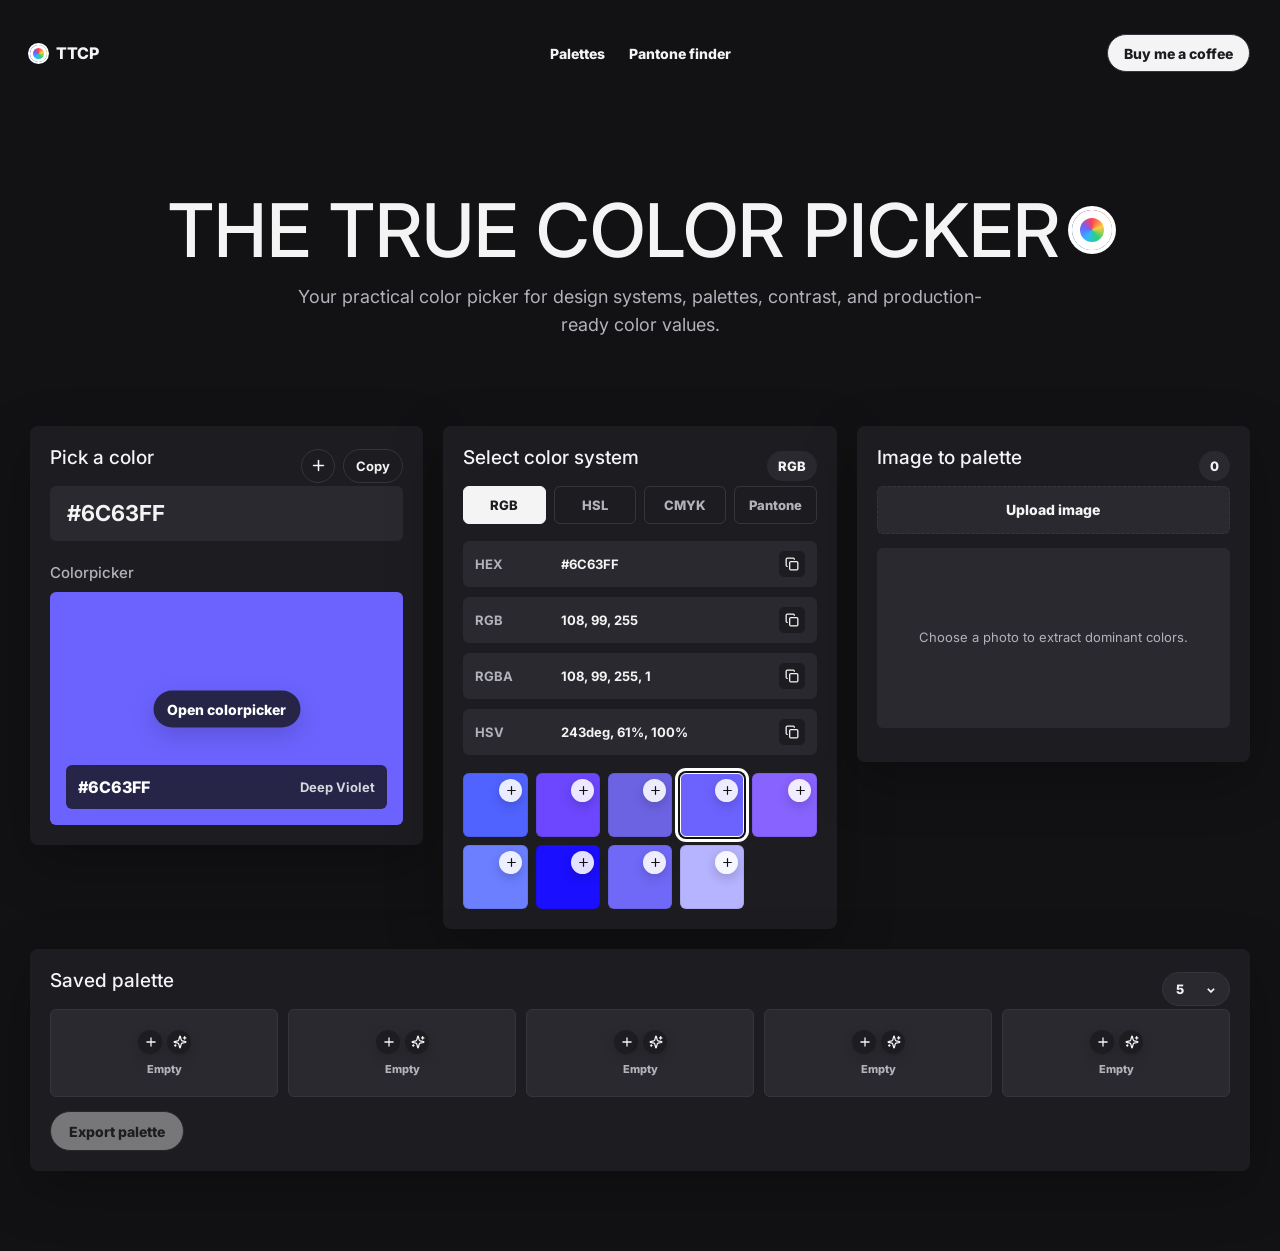
<file: index.html>
<!doctype html>
<html lang="en">
  <head>
    <meta charset="UTF-8" />
    <meta name="viewport" content="width=device-width, initial-scale=1.0" />
    <title>The True Color Picker</title>
    <meta name="description" content="A practical color picker for designers to convert HEX, RGB, HSL and CMYK, find Pantone-like matches, and generate related color shades." />
    <meta name="robots" content="index, follow" />
    <link rel="canonical" href="https://thetruecolorpicker.com/" />
    <meta property="og:title" content="The True Color Picker" />
    <meta property="og:description" content="Convert HEX, RGB, HSL and CMYK, find Pantone-like matches, and generate related color shades for design projects." />
    <meta property="og:type" content="website" />
    <meta property="og:url" content="https://thetruecolorpicker.com/" />
    <meta property="og:site_name" content="The True Color Picker" />
    <meta name="twitter:card" content="summary" />
    <meta name="twitter:title" content="The True Color Picker" />
    <meta name="twitter:description" content="A practical color picker for designers with HEX, RGB, HSL, CMYK and Pantone-like color tools." />
    <link rel="icon" type="image/svg+xml" href="/favicon.svg" />
    <link rel="preconnect" href="https://fonts.googleapis.com" />
    <link rel="preconnect" href="https://fonts.gstatic.com" crossorigin />
    <link href="https://fonts.googleapis.com/css2?family=Inter:wght@400;500;600;700;800&display=swap" rel="stylesheet" />
    <link rel="stylesheet" href="styles.css" />
  </head>
  <body class="dark-theme">
    <header class="topbar" aria-label="Main navigation">
      <a class="brand-mini" href="#picker" aria-label="The True Color Picker">
        <span class="brand-dot"></span>
        TTCP
      </a>
      <nav class="nav-menu">
        <a class="nav-link" href="/color-palettes/">Palettes</a>
        <a class="nav-link" href="/pantone-finder/">Pantone finder</a>
      </nav>
      <a class="coffee-button" href="https://buymeacoffee.com/darlan_sz" target="_blank" rel="noopener noreferrer" data-i18n="buyCoffee">Buy me a coffee</a>
    </header>

    <main>
      <section class="hero" id="picker">
        <h1>The True Color Picker</h1>
        <p data-i18n="heroText">Your practical color picker for design systems, palettes, contrast, and production-ready color values.</p>
      </section>

      <section class="workspace" aria-label="Color picker workspace">
        <article class="panel input-panel">
          <div class="panel-heading">
            <h2 data-i18n="pasteHex">Pick a color</h2>
            <div class="panel-actions">
              <button class="round-button" data-add-current type="button" aria-label="Add current color to palette" title="Add current color to palette">
                <svg viewBox="0 0 24 24" aria-hidden="true"><path d="M5 12h14"></path><path d="M12 5v14"></path></svg>
              </button>
              <button class="copy-button" data-copy-target="hexValue" data-i18n="copy" type="button">Copy</button>
            </div>
          </div>
          <label class="hex-field">
            <span class="sr-only">Hex color</span>
            <input id="hexInput" type="text" value="#6C63FF" maxlength="7" spellcheck="false" />
          </label>

          <h3 data-i18n="colorpicker">Colorpicker</h3>
          <div class="color-stage">
            <input id="colorInput" type="color" value="#6c63ff" aria-label="Choose color" />
            <div class="selected-color" id="selectedColor"></div>
            <div class="picker-message" data-i18n="openColorpicker" aria-hidden="true">Open colorpicker</div>
            <div class="color-readout">
              <span id="hexValue">#6C63FF</span>
              <strong id="colorName">Electric Iris</strong>
            </div>
          </div>
        </article>

        <article class="panel values-panel">
          <div class="panel-heading">
            <h2 data-i18n="selectColorSystem">Select color system</h2>
            <span class="pill" id="activeSystem">RGB</span>
          </div>
          <div class="system-tabs" role="tablist" aria-label="Color systems">
            <button class="tab active" data-system="rgb" type="button">RGB</button>
            <button class="tab" data-system="hsl" type="button">HSL</button>
            <button class="tab" data-system="cmyk" type="button">CMYK</button>
            <button class="tab" data-system="pantone" type="button">Pantone</button>
          </div>
          <div class="value-list" id="valueList" aria-live="polite"></div>
          <div class="swatch-grid" id="relatedGrid" aria-label="Related shades"></div>
        </article>

        <article class="panel image-palette-panel">
          <div class="panel-heading">
            <h2 data-i18n="imagePalette">Image to palette</h2>
            <span class="pill" id="imageColorCount">0</span>
          </div>
          <label class="image-upload">
            <input id="imageInput" type="file" accept="image/*" />
            <span data-i18n="uploadImage">Upload image</span>
          </label>
          <div class="image-preview" id="imagePreview">
            <span data-i18n="imageDropHint">Choose a photo to extract dominant colors.</span>
          </div>
          <div class="image-palette-grid" id="imagePaletteGrid" aria-label="Extracted image palette"></div>
        </article>

        <article class="panel saved-palette-panel">
          <div class="panel-heading">
            <h2 data-i18n="savedPalette">Saved palette</h2>
            <label class="palette-size-menu">
              <span class="sr-only" data-i18n="paletteSize">Palette size</span>
              <select id="paletteSizeSelect" aria-label="Palette size">
                <option value="3">3</option>
                <option value="4">4</option>
                <option value="5" selected>5</option>
                <option value="6">6</option>
                <option value="7">7</option>
                <option value="8">8</option>
              </select>
            </label>
          </div>
          <div class="palette-slots" id="savedPalette" aria-label="Saved colors"></div>
          <a class="export-palette-button disabled" id="exportPaletteButton" data-i18n="exportPalette" aria-disabled="true">Export palette</a>
        </article>
      </section>
    </main>

    <div class="color-card-overlay" id="colorCardOverlay" hidden>
      <button class="overlay-close" id="closeColorCard" type="button" aria-label="Close color card">
        <svg viewBox="0 0 24 24" aria-hidden="true"><path d="M18 6 6 18"></path><path d="m6 6 12 12"></path></svg>
      </button>
      <div class="color-card-shell" role="dialog" aria-modal="true" aria-labelledby="colorCardTitle">
        <div class="export-card" id="exportCard">
          <div class="export-card-swatch" id="exportCardSwatch"></div>
          <div class="export-card-codes">
            <h2 id="colorCardTitle">Color card</h2>
            <div class="export-code-grid" id="exportCodeGrid"></div>
          </div>
        </div>
        <button class="download-card" id="downloadColorCard" type="button" data-i18n="downloadCard">Download</button>
      </div>
    </div>

    <div class="color-card-overlay" id="palettePreviewOverlay" hidden>
      <button class="overlay-close" id="closePalettePreview" type="button" aria-label="Close palette preview">
        <svg viewBox="0 0 24 24" aria-hidden="true"><path d="M18 6 6 18"></path><path d="m6 6 12 12"></path></svg>
      </button>
      <div class="palette-preview-shell" role="dialog" aria-modal="true" aria-labelledby="palettePreviewTitle">
        <div class="palette-preview-panel">
          <h2 id="palettePreviewTitle" data-i18n="palettePreview">Palette preview</h2>
          <img id="palettePreviewImage" alt="Saved palette export preview" />
        </div>
        <a class="download-card" id="downloadPalettePreview" data-i18n="downloadCard" download="saved-palette.png">Download</a>
      </div>
    </div>

    <script src="script.js"></script>
  </body>
</html>
</file>
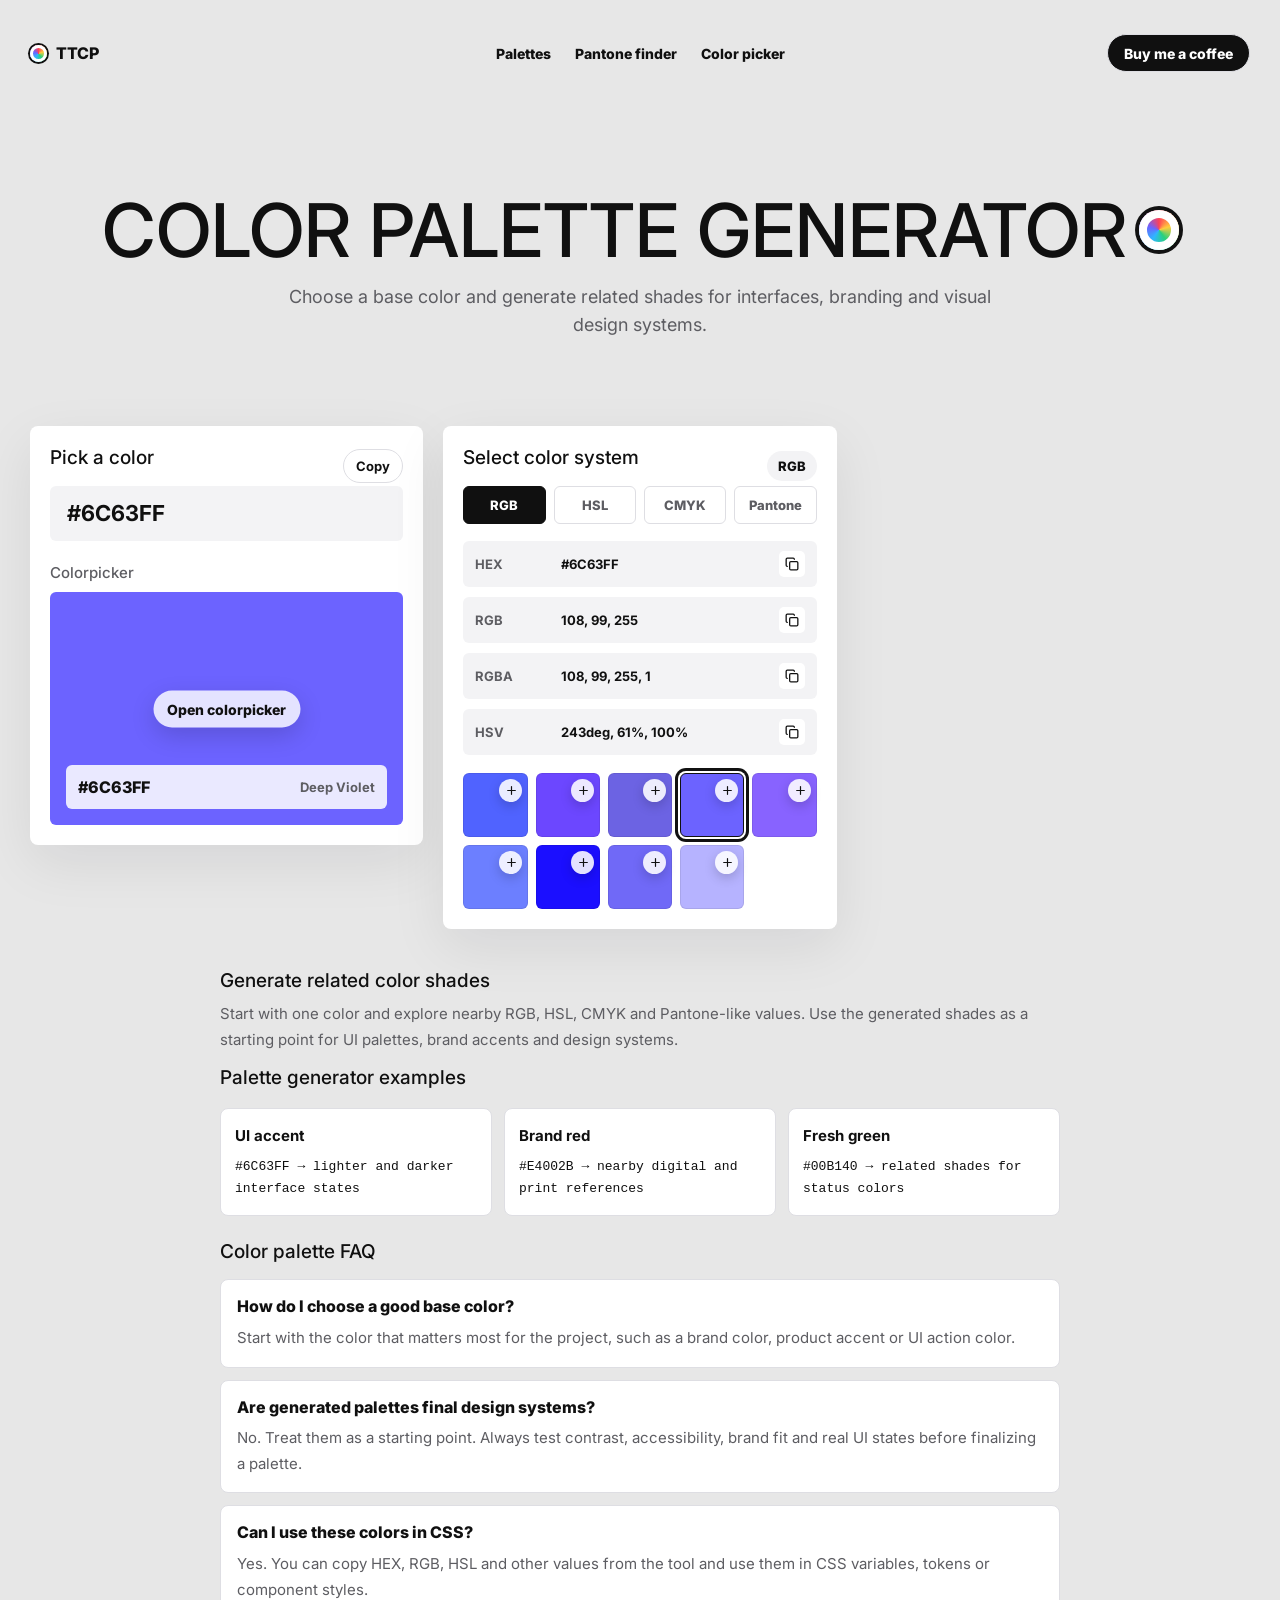
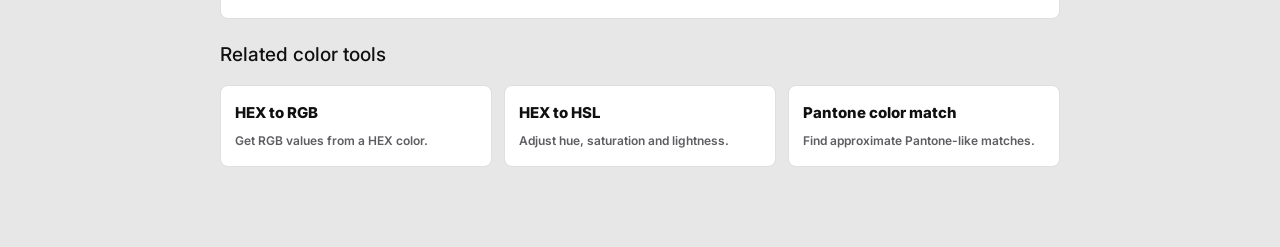
<file: color-palette-generator/index.html>
<!doctype html>
<html lang="en">
  <head>
    <meta charset="UTF-8" />
    <meta name="viewport" content="width=device-width, initial-scale=1.0" />
    <title>Color Palette Generator | The True Color Picker</title>
    <meta name="description" content="Generate related color shades from a selected HEX color and explore RGB, HSL, CMYK and Pantone-like values." />
    <meta name="robots" content="index, follow" />
    <link rel="canonical" href="https://thetruecolorpicker.com/color-palette-generator/" />
    <meta property="og:title" content="Color Palette Generator" />
    <meta property="og:description" content="Create related shades from a base color and compare useful design color values." />
    <meta property="og:type" content="website" />
    <meta property="og:url" content="https://thetruecolorpicker.com/color-palette-generator/" />
    <meta property="og:site_name" content="The True Color Picker" />
    <meta name="twitter:card" content="summary" />
    <meta name="twitter:title" content="Color Palette Generator" />
    <meta name="twitter:description" content="Generate related color shades from a selected HEX color." />
    <link rel="icon" type="image/svg+xml" href="/favicon.svg" />
    <link rel="preconnect" href="https://fonts.googleapis.com" />
    <link rel="preconnect" href="https://fonts.gstatic.com" crossorigin />
    <link href="https://fonts.googleapis.com/css2?family=Inter:wght@400;500;600;700;800&display=swap" rel="stylesheet" />
    <link rel="stylesheet" href="../styles.css" />
  </head>
  <body data-default-system="rgb">
    <header class="topbar" aria-label="Main navigation">
      <a class="brand-mini" href="/" aria-label="The True Color Picker"><span class="brand-dot"></span>TTCP</a>
      <nav class="nav-menu">
        <a class="nav-link" href="/color-palettes/">Palettes</a>
        <a class="nav-link" href="/pantone-finder/">Pantone finder</a>
        <a class="nav-link" href="/">Color picker</a>
      </nav>
      <a class="coffee-button" href="https://buymeacoffee.com/darlan_sz" target="_blank" rel="noopener noreferrer">Buy me a coffee</a>
    </header>
    <main>
      <section class="hero" id="picker">
        <h1>Color Palette Generator</h1>
        <p>Choose a base color and generate related shades for interfaces, branding and visual design systems.</p>
      </section>
      <section class="workspace" aria-label="Color palette generator">
        <article class="panel input-panel">
          <div class="panel-heading"><h2 data-i18n="pasteHex">Paste hex</h2><button class="copy-button" data-copy-target="hexValue" data-i18n="copy" type="button">Copy</button></div>
          <label class="hex-field"><span class="sr-only">Hex color</span><input id="hexInput" type="text" value="#6C63FF" maxlength="7" spellcheck="false" /></label>
          <h3 data-i18n="colorpicker">Colorpicker</h3>
          <div class="color-stage"><input id="colorInput" type="color" value="#6c63ff" aria-label="Choose color" /><div class="selected-color" id="selectedColor"></div><div class="picker-message" data-i18n="openColorpicker" aria-hidden="true">Open colorpicker</div><div class="color-readout"><span id="hexValue">#6C63FF</span><strong id="colorName">Electric Iris</strong></div></div>
        </article>
        <article class="panel values-panel">
          <div class="panel-heading"><h2 data-i18n="selectColorSystem">Select color system</h2><span class="pill" id="activeSystem">RGB</span></div>
          <div class="system-tabs" role="tablist" aria-label="Color systems"><button class="tab active" data-system="rgb" type="button">RGB</button><button class="tab" data-system="hsl" type="button">HSL</button><button class="tab" data-system="cmyk" type="button">CMYK</button><button class="tab" data-system="pantone" type="button">Pantone</button></div>
          <div class="value-list" id="valueList" aria-live="polite"></div><div class="swatch-grid" id="relatedGrid" aria-label="Related shades"></div>
        </article>
      </section>
      <section class="seo-copy">
        <h2>Generate related color shades</h2>
        <p>Start with one color and explore nearby RGB, HSL, CMYK and Pantone-like values. Use the generated shades as a starting point for UI palettes, brand accents and design systems.</p>
        <h2>Palette generator examples</h2>
        <div class="example-grid" aria-label="Color palette examples">
          <div class="example-card"><strong>UI accent</strong><code>#6C63FF → lighter and darker interface states</code></div>
          <div class="example-card"><strong>Brand red</strong><code>#E4002B → nearby digital and print references</code></div>
          <div class="example-card"><strong>Fresh green</strong><code>#00B140 → related shades for status colors</code></div>
        </div>
        <h2>Color palette FAQ</h2>
        <div class="faq-list">
          <article class="faq-item">
            <h3>How do I choose a good base color?</h3>
            <p>Start with the color that matters most for the project, such as a brand color, product accent or UI action color.</p>
          </article>
          <article class="faq-item">
            <h3>Are generated palettes final design systems?</h3>
            <p>No. Treat them as a starting point. Always test contrast, accessibility, brand fit and real UI states before finalizing a palette.</p>
          </article>
          <article class="faq-item">
            <h3>Can I use these colors in CSS?</h3>
            <p>Yes. You can copy HEX, RGB, HSL and other values from the tool and use them in CSS variables, tokens or component styles.</p>
          </article>
        </div>
        <h2>Related color tools</h2>
        <div class="related-tools">
          <a href="/hex-to-rgb/">HEX to RGB <span>Get RGB values from a HEX color.</span></a>
          <a href="/hex-to-hsl/">HEX to HSL <span>Adjust hue, saturation and lightness.</span></a>
          <a href="/pantone-color-match/">Pantone color match <span>Find approximate Pantone-like matches.</span></a>
        </div>
      </section>
    </main>
    <script src="../script.js"></script>
  </body>
</html>
</file>
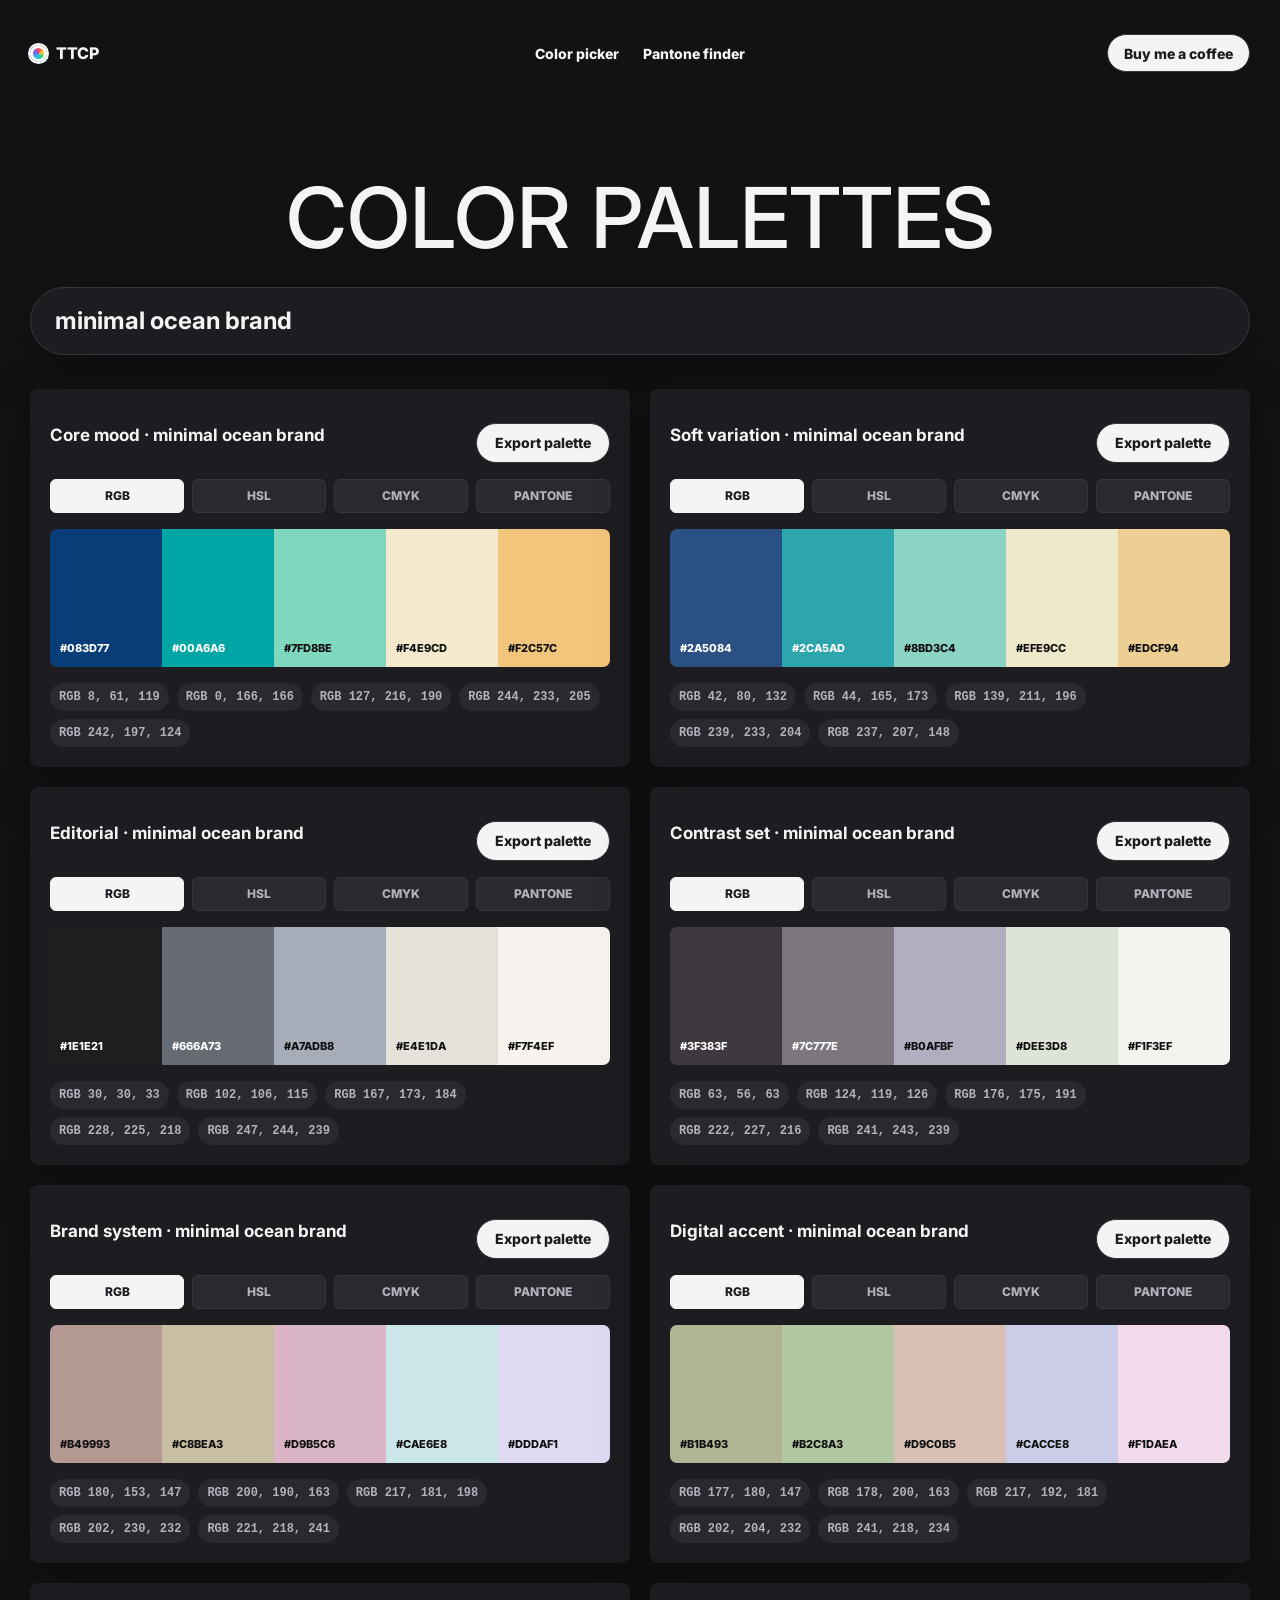
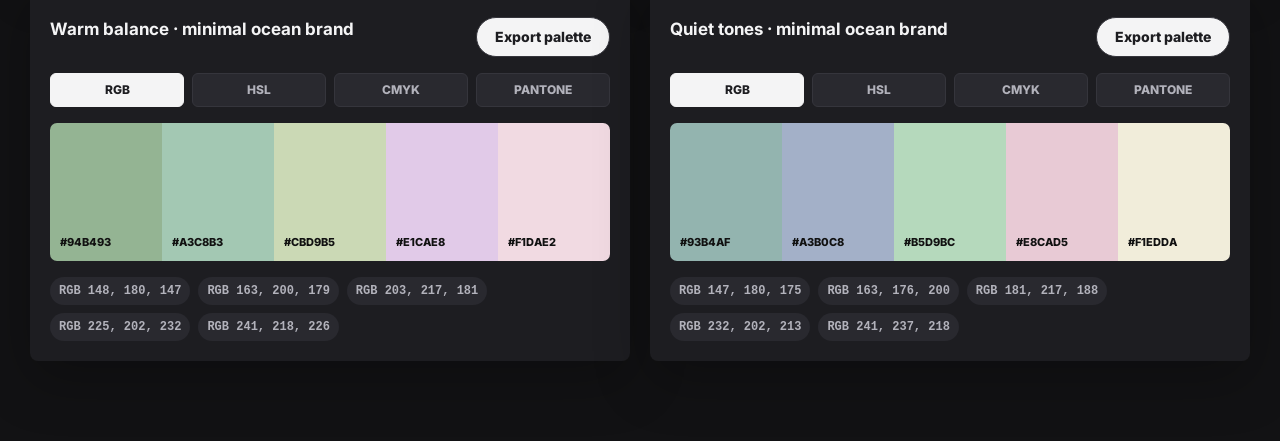
<file: color-palettes/index.html>
<!doctype html>
<html lang="en">
  <head>
    <meta charset="UTF-8" />
    <meta name="viewport" content="width=device-width, initial-scale=1.0" />
    <title>Color Palettes by Keyword | The True Color Picker</title>
    <meta name="description" content="Search words or phrases and generate matching color palettes with HEX, RGB, HSL and CMYK values for design projects." />
    <meta name="robots" content="index, follow" />
    <link rel="canonical" href="https://thetruecolorpicker.com/color-palettes/" />
    <meta property="og:title" content="Color Palettes by Keyword" />
    <meta property="og:description" content="Generate palettes from words, moods and creative prompts, then preview and download palette cards." />
    <meta property="og:type" content="website" />
    <meta property="og:url" content="https://thetruecolorpicker.com/color-palettes/" />
    <meta property="og:site_name" content="The True Color Picker" />
    <meta name="twitter:card" content="summary" />
    <meta name="twitter:title" content="Color Palettes by Keyword" />
    <meta name="twitter:description" content="Search a word or phrase and generate matching color palettes for design work." />
    <link rel="icon" type="image/svg+xml" href="/favicon.svg" />
    <link rel="preconnect" href="https://fonts.googleapis.com" />
    <link rel="preconnect" href="https://fonts.gstatic.com" crossorigin />
    <link href="https://fonts.googleapis.com/css2?family=Inter:wght@400;500;600;700;800&display=swap" rel="stylesheet" />
    <link rel="stylesheet" href="../styles.css" />
  </head>
  <body class="dark-theme palette-page">
    <header class="topbar" aria-label="Main navigation">
      <a class="brand-mini" href="/" aria-label="The True Color Picker"><span class="brand-dot"></span>TTCP</a>
      <nav class="nav-menu">
        <a class="nav-link" href="/">Color picker</a>
        <a class="nav-link" href="/pantone-finder/">Pantone finder</a>
      </nav>
      <a class="coffee-button" href="https://buymeacoffee.com/darlan_sz" target="_blank" rel="noopener noreferrer">Buy me a coffee</a>
    </header>

    <main>
      <section class="palette-search-hero">
        <h1>Color palettes</h1>
        <form class="palette-search-form" id="paletteSearchForm">
          <label class="sr-only" for="paletteSearchInput">Search words or phrases</label>
          <input id="paletteSearchInput" type="search" value="minimal ocean brand" placeholder="Search a word or phrase, like sunset cafe, luxury skincare, cyberpunk poster..." autocomplete="off" />
        </form>
      </section>

      <section class="palette-results" id="paletteResults" aria-live="polite"></section>
    </main>

    <div class="color-card-overlay" id="paletteSearchOverlay" hidden>
      <button class="overlay-close" id="closePaletteSearchPreview" type="button" aria-label="Close palette preview">
        <svg viewBox="0 0 24 24" aria-hidden="true"><path d="M18 6 6 18"></path><path d="m6 6 12 12"></path></svg>
      </button>
      <div class="palette-preview-shell" role="dialog" aria-modal="true" aria-labelledby="paletteSearchPreviewTitle">
        <div class="palette-preview-panel">
          <h2 id="paletteSearchPreviewTitle">Palette preview</h2>
          <img id="paletteSearchPreviewImage" alt="Generated palette export preview" />
        </div>
        <a class="download-card" id="downloadPaletteSearchPreview" download="color-palette.png">Download</a>
      </div>
    </div>

    <script src="palettes.js"></script>
  </body>
</html>
</file>
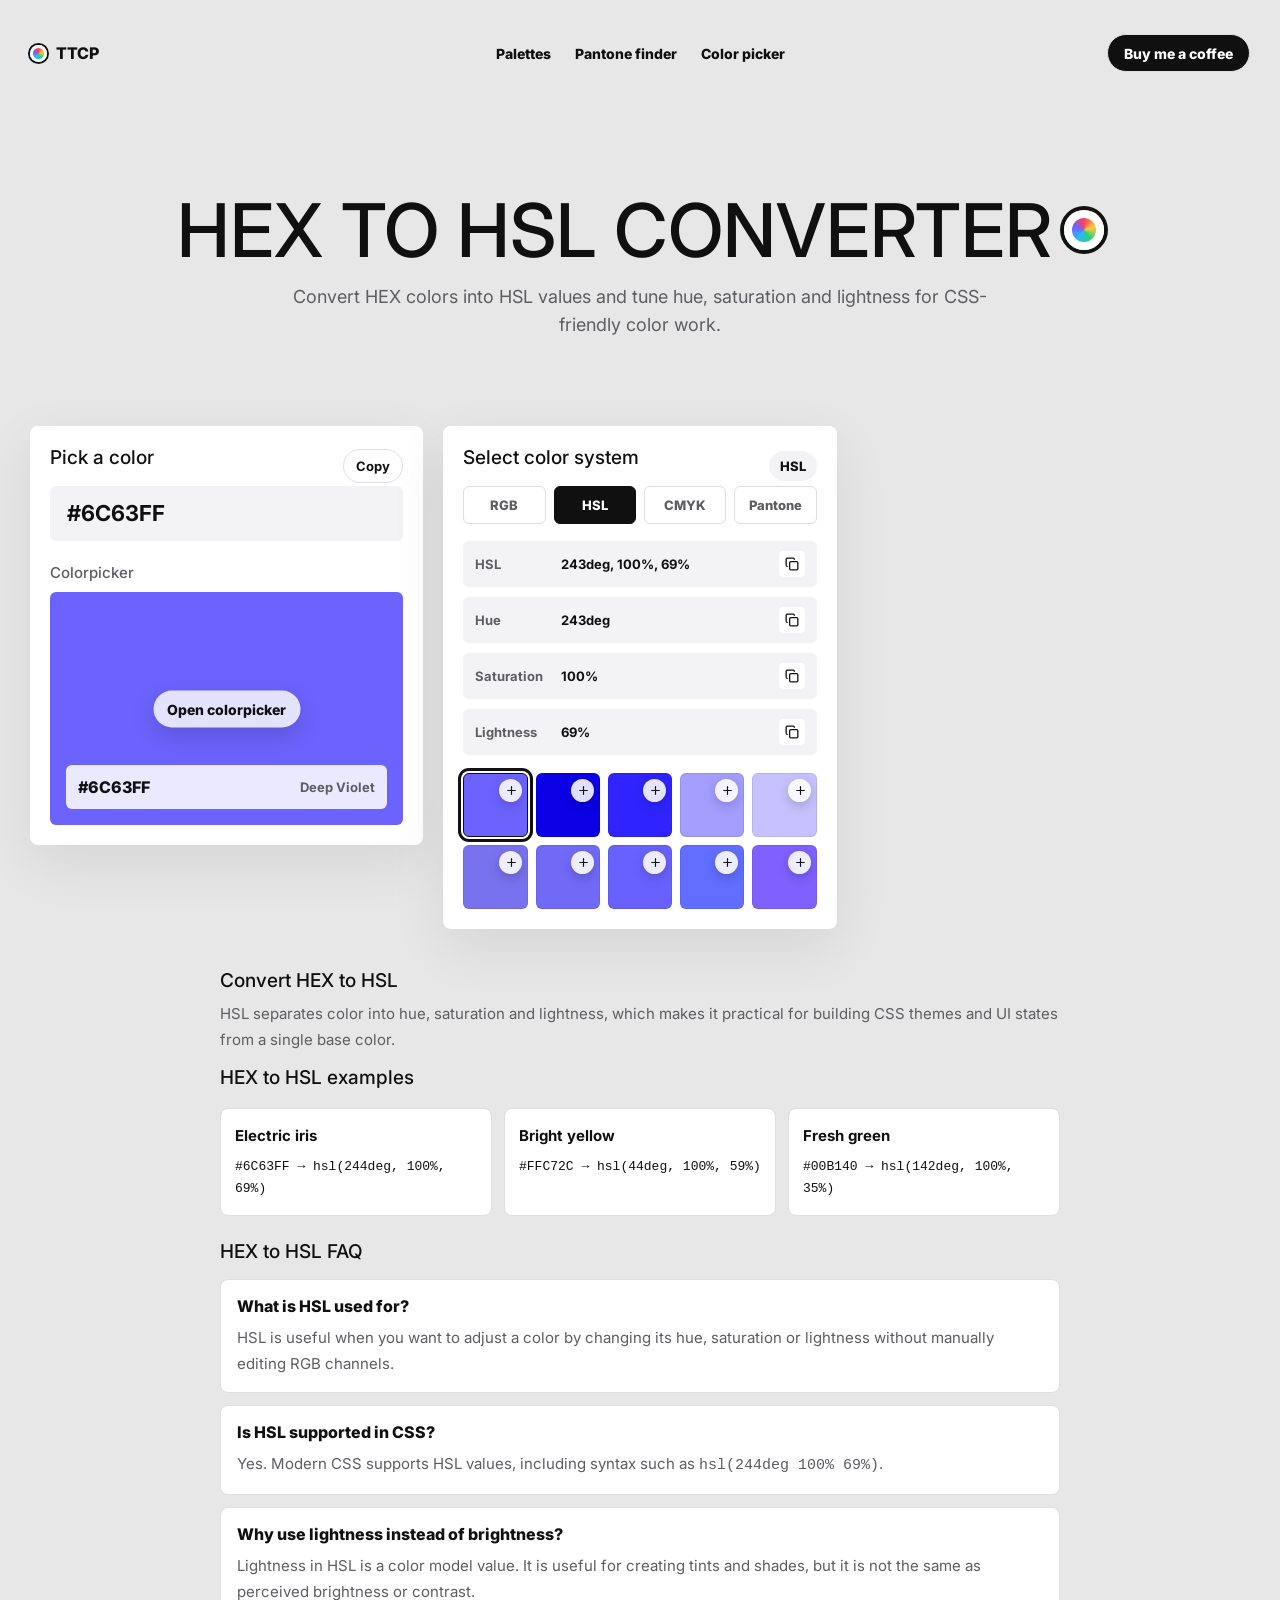
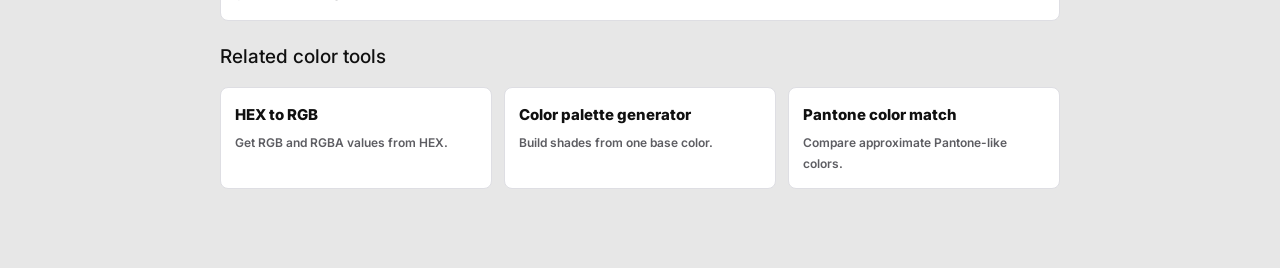
<file: hex-to-hsl/index.html>
<!doctype html>
<html lang="en">
  <head>
    <meta charset="UTF-8" />
    <meta name="viewport" content="width=device-width, initial-scale=1.0" />
    <title>HEX to HSL Converter | The True Color Picker</title>
    <meta name="description" content="Convert HEX colors to HSL values and explore hue, saturation and lightness variations." />
    <meta name="robots" content="index, follow" />
    <link rel="canonical" href="https://thetruecolorpicker.com/hex-to-hsl/" />
    <meta property="og:title" content="HEX to HSL Converter" />
    <meta property="og:description" content="Pick a HEX color and convert it to HSL for CSS and design systems." />
    <meta property="og:type" content="website" />
    <meta property="og:url" content="https://thetruecolorpicker.com/hex-to-hsl/" />
    <meta property="og:site_name" content="The True Color Picker" />
    <meta name="twitter:card" content="summary" />
    <meta name="twitter:title" content="HEX to HSL Converter" />
    <meta name="twitter:description" content="Convert HEX colors to HSL values and related shades." />
    <link rel="icon" type="image/svg+xml" href="/favicon.svg" />
    <link rel="preconnect" href="https://fonts.googleapis.com" />
    <link rel="preconnect" href="https://fonts.gstatic.com" crossorigin />
    <link href="https://fonts.googleapis.com/css2?family=Inter:wght@400;500;600;700;800&display=swap" rel="stylesheet" />
    <link rel="stylesheet" href="../styles.css" />
  </head>
  <body data-default-system="hsl">
    <header class="topbar" aria-label="Main navigation">
      <a class="brand-mini" href="/" aria-label="The True Color Picker"><span class="brand-dot"></span>TTCP</a>
      <nav class="nav-menu">
        <a class="nav-link" href="/color-palettes/">Palettes</a>
        <a class="nav-link" href="/pantone-finder/">Pantone finder</a>
        <a class="nav-link" href="/">Color picker</a>
      </nav>
      <a class="coffee-button" href="https://buymeacoffee.com/darlan_sz" target="_blank" rel="noopener noreferrer">Buy me a coffee</a>
    </header>
    <main>
      <section class="hero" id="picker">
        <h1>HEX to HSL Converter</h1>
        <p>Convert HEX colors into HSL values and tune hue, saturation and lightness for CSS-friendly color work.</p>
      </section>
      <section class="workspace" aria-label="HEX to HSL color converter">
        <article class="panel input-panel">
          <div class="panel-heading"><h2 data-i18n="pasteHex">Paste hex</h2><button class="copy-button" data-copy-target="hexValue" data-i18n="copy" type="button">Copy</button></div>
          <label class="hex-field"><span class="sr-only">Hex color</span><input id="hexInput" type="text" value="#6C63FF" maxlength="7" spellcheck="false" /></label>
          <h3 data-i18n="colorpicker">Colorpicker</h3>
          <div class="color-stage"><input id="colorInput" type="color" value="#6c63ff" aria-label="Choose color" /><div class="selected-color" id="selectedColor"></div><div class="picker-message" data-i18n="openColorpicker" aria-hidden="true">Open colorpicker</div><div class="color-readout"><span id="hexValue">#6C63FF</span><strong id="colorName">Electric Iris</strong></div></div>
        </article>
        <article class="panel values-panel">
          <div class="panel-heading"><h2 data-i18n="selectColorSystem">Select color system</h2><span class="pill" id="activeSystem">HSL</span></div>
          <div class="system-tabs" role="tablist" aria-label="Color systems"><button class="tab" data-system="rgb" type="button">RGB</button><button class="tab active" data-system="hsl" type="button">HSL</button><button class="tab" data-system="cmyk" type="button">CMYK</button><button class="tab" data-system="pantone" type="button">Pantone</button></div>
          <div class="value-list" id="valueList" aria-live="polite"></div><div class="swatch-grid" id="relatedGrid" aria-label="Related shades"></div>
        </article>
      </section>
      <section class="seo-copy">
        <h2>Convert HEX to HSL</h2>
        <p>HSL separates color into hue, saturation and lightness, which makes it practical for building CSS themes and UI states from a single base color.</p>
        <h2>HEX to HSL examples</h2>
        <div class="example-grid" aria-label="HEX to HSL examples">
          <div class="example-card"><strong>Electric iris</strong><code>#6C63FF → hsl(244deg, 100%, 69%)</code></div>
          <div class="example-card"><strong>Bright yellow</strong><code>#FFC72C → hsl(44deg, 100%, 59%)</code></div>
          <div class="example-card"><strong>Fresh green</strong><code>#00B140 → hsl(142deg, 100%, 35%)</code></div>
        </div>
        <h2>HEX to HSL FAQ</h2>
        <div class="faq-list">
          <article class="faq-item">
            <h3>What is HSL used for?</h3>
            <p>HSL is useful when you want to adjust a color by changing its hue, saturation or lightness without manually editing RGB channels.</p>
          </article>
          <article class="faq-item">
            <h3>Is HSL supported in CSS?</h3>
            <p>Yes. Modern CSS supports HSL values, including syntax such as <code>hsl(244deg 100% 69%)</code>.</p>
          </article>
          <article class="faq-item">
            <h3>Why use lightness instead of brightness?</h3>
            <p>Lightness in HSL is a color model value. It is useful for creating tints and shades, but it is not the same as perceived brightness or contrast.</p>
          </article>
        </div>
        <h2>Related color tools</h2>
        <div class="related-tools">
          <a href="/hex-to-rgb/">HEX to RGB <span>Get RGB and RGBA values from HEX.</span></a>
          <a href="/color-palette-generator/">Color palette generator <span>Build shades from one base color.</span></a>
          <a href="/pantone-color-match/">Pantone color match <span>Compare approximate Pantone-like colors.</span></a>
        </div>
      </section>
    </main>
    <script src="../script.js"></script>
  </body>
</html>
</file>
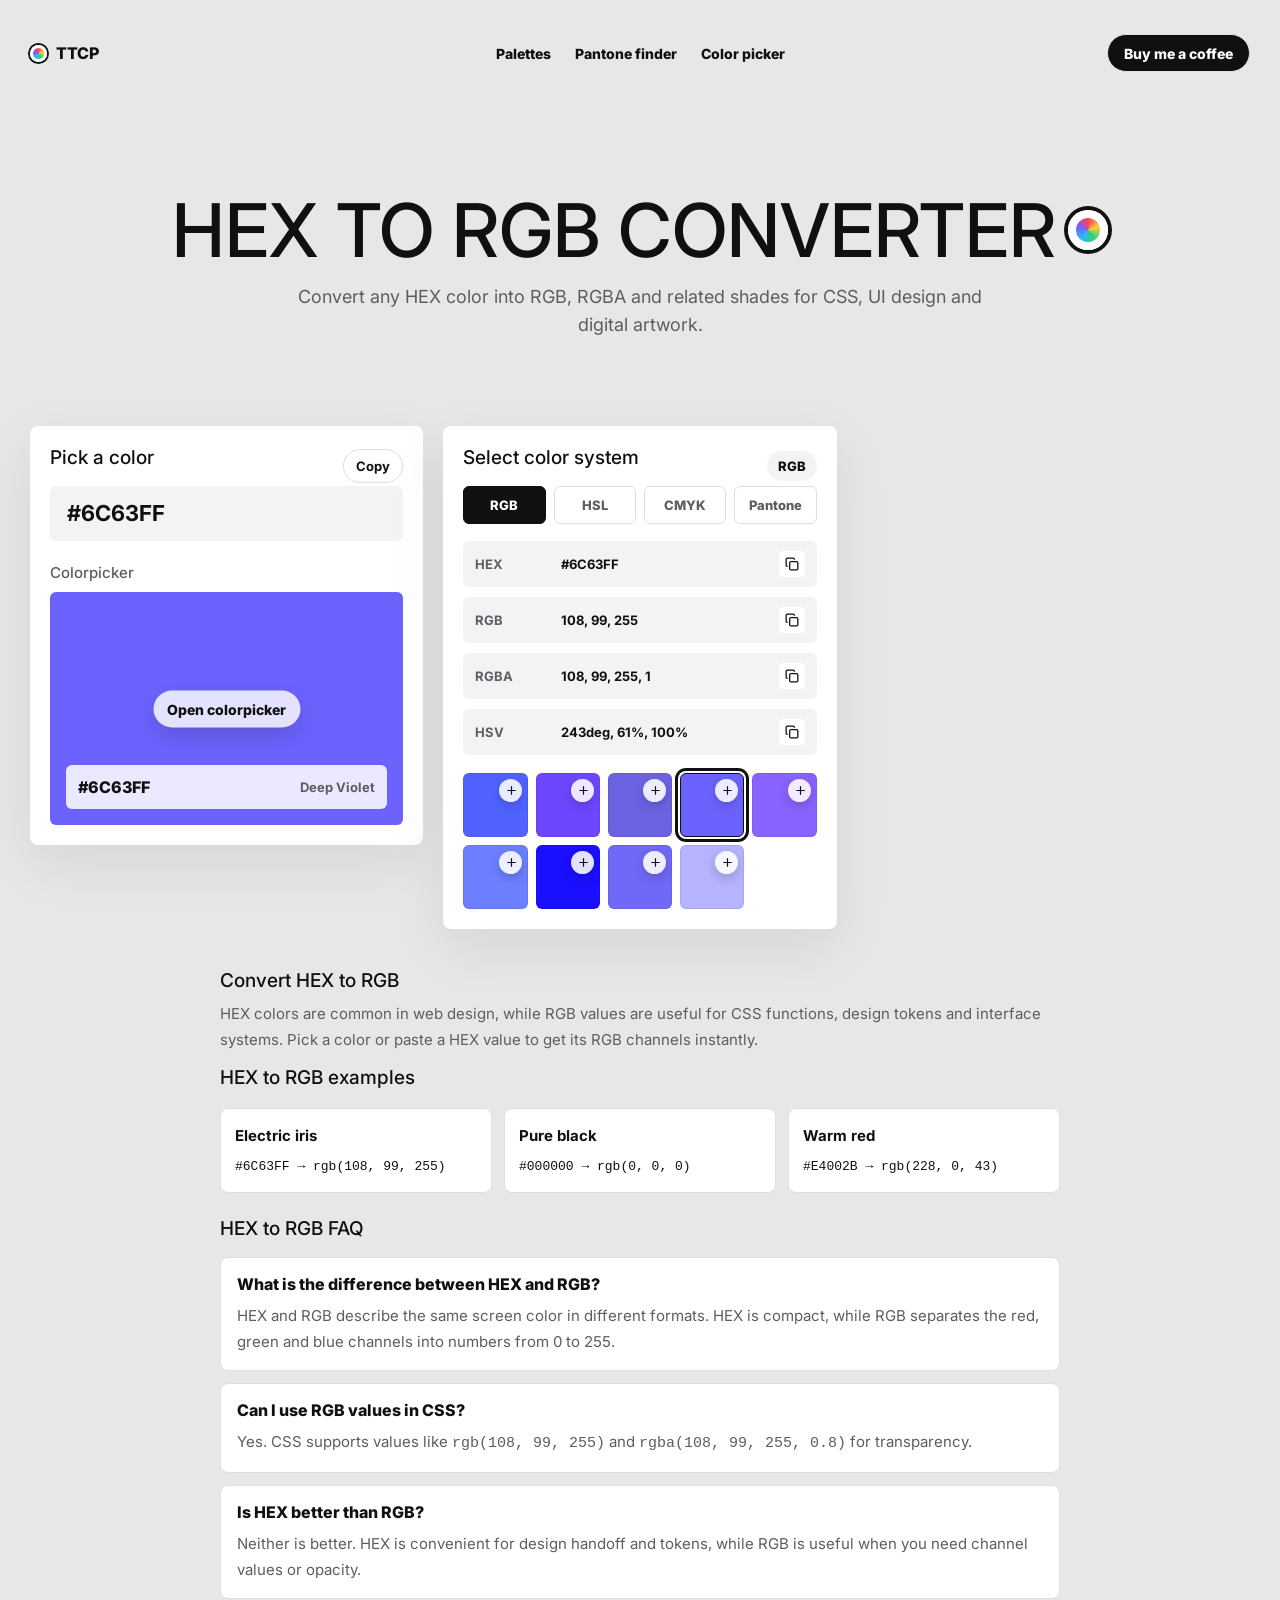
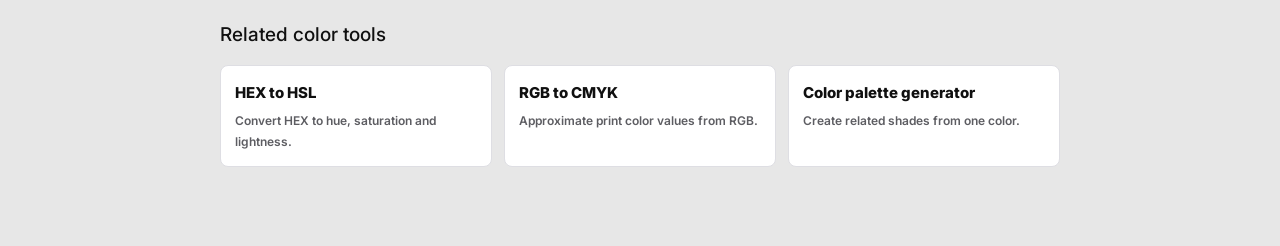
<file: hex-to-rgb/index.html>
<!doctype html>
<html lang="en">
  <head>
    <meta charset="UTF-8" />
    <meta name="viewport" content="width=device-width, initial-scale=1.0" />
    <title>HEX to RGB Converter | The True Color Picker</title>
    <meta name="description" content="Convert HEX colors to RGB values with a practical color picker for designers and developers." />
    <meta name="robots" content="index, follow" />
    <link rel="canonical" href="https://thetruecolorpicker.com/hex-to-rgb/" />
    <meta property="og:title" content="HEX to RGB Converter" />
    <meta property="og:description" content="Pick a HEX color and convert it to RGB, RGBA and related color values." />
    <meta property="og:type" content="website" />
    <meta property="og:url" content="https://thetruecolorpicker.com/hex-to-rgb/" />
    <meta property="og:site_name" content="The True Color Picker" />
    <meta name="twitter:card" content="summary" />
    <meta name="twitter:title" content="HEX to RGB Converter" />
    <meta name="twitter:description" content="Convert HEX colors to RGB values for design and CSS workflows." />
    <link rel="icon" type="image/svg+xml" href="/favicon.svg" />
    <link rel="preconnect" href="https://fonts.googleapis.com" />
    <link rel="preconnect" href="https://fonts.gstatic.com" crossorigin />
    <link href="https://fonts.googleapis.com/css2?family=Inter:wght@400;500;600;700;800&display=swap" rel="stylesheet" />
    <link rel="stylesheet" href="../styles.css" />
  </head>
  <body data-default-system="rgb">
    <header class="topbar" aria-label="Main navigation">
      <a class="brand-mini" href="/" aria-label="The True Color Picker"><span class="brand-dot"></span>TTCP</a>
      <nav class="nav-menu">
        <a class="nav-link" href="/color-palettes/">Palettes</a>
        <a class="nav-link" href="/pantone-finder/">Pantone finder</a>
        <a class="nav-link" href="/">Color picker</a>
      </nav>
      <a class="coffee-button" href="https://buymeacoffee.com/darlan_sz" target="_blank" rel="noopener noreferrer">Buy me a coffee</a>
    </header>
    <main>
      <section class="hero" id="picker">
        <h1>HEX to RGB Converter</h1>
        <p>Convert any HEX color into RGB, RGBA and related shades for CSS, UI design and digital artwork.</p>
      </section>
      <section class="workspace" aria-label="HEX to RGB color converter">
        <article class="panel input-panel">
          <div class="panel-heading"><h2 data-i18n="pasteHex">Paste hex</h2><button class="copy-button" data-copy-target="hexValue" data-i18n="copy" type="button">Copy</button></div>
          <label class="hex-field"><span class="sr-only">Hex color</span><input id="hexInput" type="text" value="#6C63FF" maxlength="7" spellcheck="false" /></label>
          <h3 data-i18n="colorpicker">Colorpicker</h3>
          <div class="color-stage"><input id="colorInput" type="color" value="#6c63ff" aria-label="Choose color" /><div class="selected-color" id="selectedColor"></div><div class="picker-message" data-i18n="openColorpicker" aria-hidden="true">Open colorpicker</div><div class="color-readout"><span id="hexValue">#6C63FF</span><strong id="colorName">Electric Iris</strong></div></div>
        </article>
        <article class="panel values-panel">
          <div class="panel-heading"><h2 data-i18n="selectColorSystem">Select color system</h2><span class="pill" id="activeSystem">RGB</span></div>
          <div class="system-tabs" role="tablist" aria-label="Color systems"><button class="tab active" data-system="rgb" type="button">RGB</button><button class="tab" data-system="hsl" type="button">HSL</button><button class="tab" data-system="cmyk" type="button">CMYK</button><button class="tab" data-system="pantone" type="button">Pantone</button></div>
          <div class="value-list" id="valueList" aria-live="polite"></div><div class="swatch-grid" id="relatedGrid" aria-label="Related shades"></div>
        </article>
      </section>
      <section class="seo-copy">
        <h2>Convert HEX to RGB</h2>
        <p>HEX colors are common in web design, while RGB values are useful for CSS functions, design tokens and interface systems. Pick a color or paste a HEX value to get its RGB channels instantly.</p>
        <h2>HEX to RGB examples</h2>
        <div class="example-grid" aria-label="HEX to RGB examples">
          <div class="example-card"><strong>Electric iris</strong><code>#6C63FF → rgb(108, 99, 255)</code></div>
          <div class="example-card"><strong>Pure black</strong><code>#000000 → rgb(0, 0, 0)</code></div>
          <div class="example-card"><strong>Warm red</strong><code>#E4002B → rgb(228, 0, 43)</code></div>
        </div>
        <h2>HEX to RGB FAQ</h2>
        <div class="faq-list">
          <article class="faq-item">
            <h3>What is the difference between HEX and RGB?</h3>
            <p>HEX and RGB describe the same screen color in different formats. HEX is compact, while RGB separates the red, green and blue channels into numbers from 0 to 255.</p>
          </article>
          <article class="faq-item">
            <h3>Can I use RGB values in CSS?</h3>
            <p>Yes. CSS supports values like <code>rgb(108, 99, 255)</code> and <code>rgba(108, 99, 255, 0.8)</code> for transparency.</p>
          </article>
          <article class="faq-item">
            <h3>Is HEX better than RGB?</h3>
            <p>Neither is better. HEX is convenient for design handoff and tokens, while RGB is useful when you need channel values or opacity.</p>
          </article>
        </div>
        <h2>Related color tools</h2>
        <div class="related-tools">
          <a href="/hex-to-hsl/">HEX to HSL <span>Convert HEX to hue, saturation and lightness.</span></a>
          <a href="/rgb-to-cmyk/">RGB to CMYK <span>Approximate print color values from RGB.</span></a>
          <a href="/color-palette-generator/">Color palette generator <span>Create related shades from one color.</span></a>
        </div>
      </section>
    </main>
    <script src="../script.js"></script>
  </body>
</html>
</file>
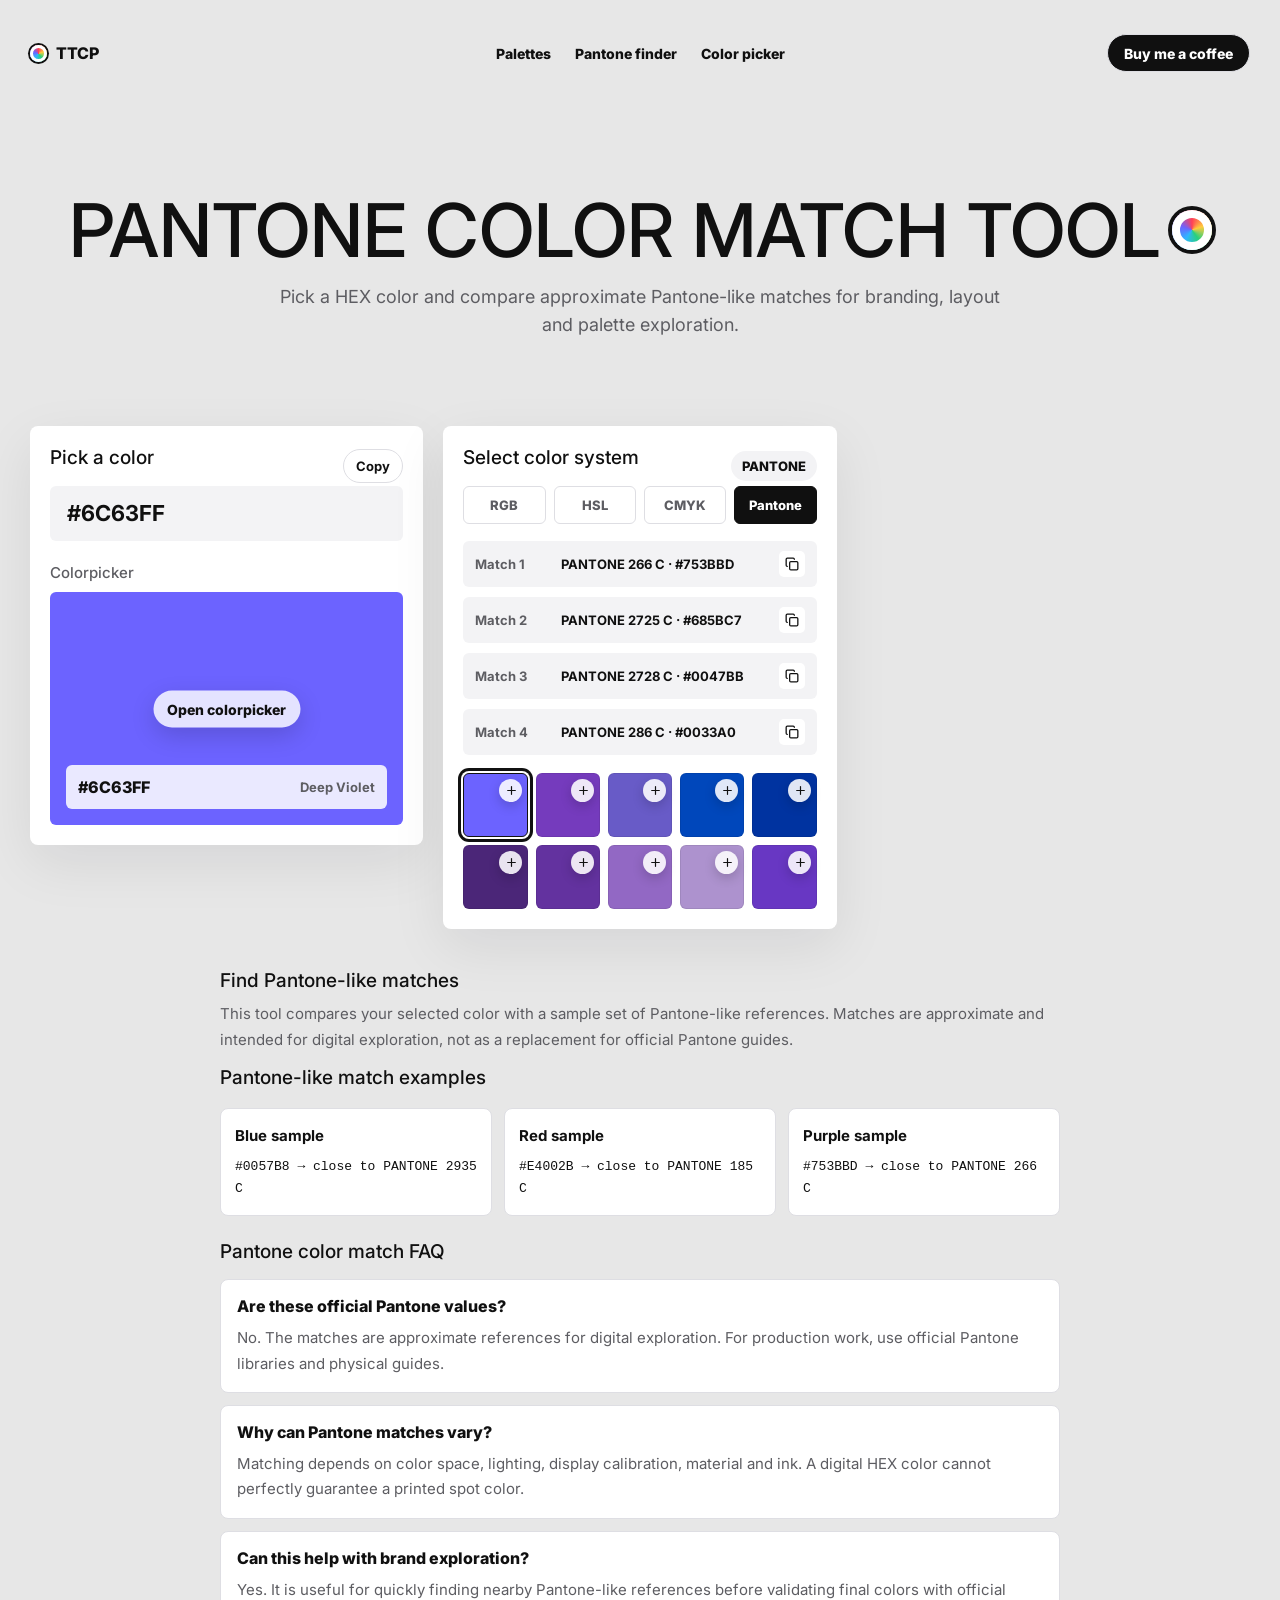
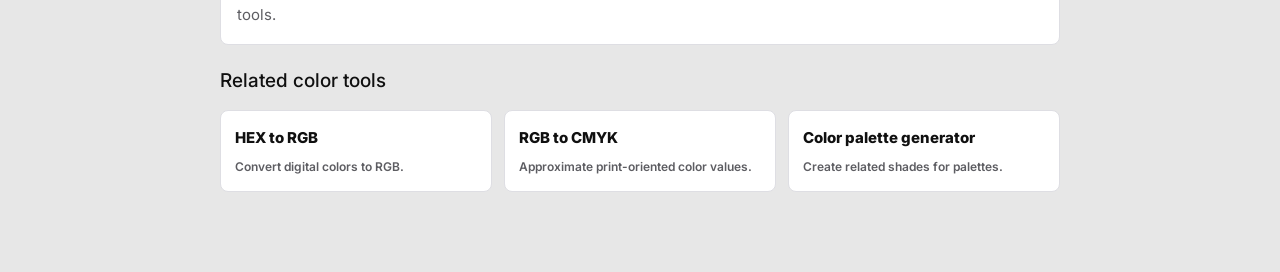
<file: pantone-color-match/index.html>
<!doctype html>
<html lang="en">
  <head>
    <meta charset="UTF-8" />
    <meta name="viewport" content="width=device-width, initial-scale=1.0" />
    <title>Pantone Color Match Tool | The True Color Picker</title>
    <meta name="description" content="Find Pantone-like color matches from a HEX color and compare nearby color samples." />
    <meta name="robots" content="index, follow" />
    <link rel="canonical" href="https://thetruecolorpicker.com/pantone-color-match/" />
    <meta property="og:title" content="Pantone Color Match Tool" />
    <meta property="og:description" content="Pick a color and find approximate Pantone-like matches for design exploration." />
    <meta property="og:type" content="website" />
    <meta property="og:url" content="https://thetruecolorpicker.com/pantone-color-match/" />
    <meta property="og:site_name" content="The True Color Picker" />
    <meta name="twitter:card" content="summary" />
    <meta name="twitter:title" content="Pantone Color Match Tool" />
    <meta name="twitter:description" content="Find approximate Pantone-like matches from HEX colors." />
    <link rel="icon" type="image/svg+xml" href="/favicon.svg" />
    <link rel="preconnect" href="https://fonts.googleapis.com" />
    <link rel="preconnect" href="https://fonts.gstatic.com" crossorigin />
    <link href="https://fonts.googleapis.com/css2?family=Inter:wght@400;500;600;700;800&display=swap" rel="stylesheet" />
    <link rel="stylesheet" href="../styles.css" />
  </head>
  <body data-default-system="pantone">
    <header class="topbar" aria-label="Main navigation">
      <a class="brand-mini" href="/" aria-label="The True Color Picker"><span class="brand-dot"></span>TTCP</a>
      <nav class="nav-menu">
        <a class="nav-link" href="/color-palettes/">Palettes</a>
        <a class="nav-link" href="/pantone-finder/">Pantone finder</a>
        <a class="nav-link" href="/">Color picker</a>
      </nav>
      <a class="coffee-button" href="https://buymeacoffee.com/darlan_sz" target="_blank" rel="noopener noreferrer">Buy me a coffee</a>
    </header>
    <main>
      <section class="hero" id="picker">
        <h1>Pantone Color Match Tool</h1>
        <p>Pick a HEX color and compare approximate Pantone-like matches for branding, layout and palette exploration.</p>
      </section>
      <section class="workspace" aria-label="Pantone-like color match tool">
        <article class="panel input-panel">
          <div class="panel-heading"><h2 data-i18n="pasteHex">Paste hex</h2><button class="copy-button" data-copy-target="hexValue" data-i18n="copy" type="button">Copy</button></div>
          <label class="hex-field"><span class="sr-only">Hex color</span><input id="hexInput" type="text" value="#6C63FF" maxlength="7" spellcheck="false" /></label>
          <h3 data-i18n="colorpicker">Colorpicker</h3>
          <div class="color-stage"><input id="colorInput" type="color" value="#6c63ff" aria-label="Choose color" /><div class="selected-color" id="selectedColor"></div><div class="picker-message" data-i18n="openColorpicker" aria-hidden="true">Open colorpicker</div><div class="color-readout"><span id="hexValue">#6C63FF</span><strong id="colorName">Electric Iris</strong></div></div>
        </article>
        <article class="panel values-panel">
          <div class="panel-heading"><h2 data-i18n="selectColorSystem">Select color system</h2><span class="pill" id="activeSystem">PANTONE</span></div>
          <div class="system-tabs" role="tablist" aria-label="Color systems"><button class="tab" data-system="rgb" type="button">RGB</button><button class="tab" data-system="hsl" type="button">HSL</button><button class="tab" data-system="cmyk" type="button">CMYK</button><button class="tab active" data-system="pantone" type="button">Pantone</button></div>
          <div class="value-list" id="valueList" aria-live="polite"></div><div class="swatch-grid" id="relatedGrid" aria-label="Related shades"></div>
        </article>
      </section>
      <section class="seo-copy">
        <h2>Find Pantone-like matches</h2>
        <p>This tool compares your selected color with a sample set of Pantone-like references. Matches are approximate and intended for digital exploration, not as a replacement for official Pantone guides.</p>
        <h2>Pantone-like match examples</h2>
        <div class="example-grid" aria-label="Pantone-like match examples">
          <div class="example-card"><strong>Blue sample</strong><code>#0057B8 → close to PANTONE 2935 C</code></div>
          <div class="example-card"><strong>Red sample</strong><code>#E4002B → close to PANTONE 185 C</code></div>
          <div class="example-card"><strong>Purple sample</strong><code>#753BBD → close to PANTONE 266 C</code></div>
        </div>
        <h2>Pantone color match FAQ</h2>
        <div class="faq-list">
          <article class="faq-item">
            <h3>Are these official Pantone values?</h3>
            <p>No. The matches are approximate references for digital exploration. For production work, use official Pantone libraries and physical guides.</p>
          </article>
          <article class="faq-item">
            <h3>Why can Pantone matches vary?</h3>
            <p>Matching depends on color space, lighting, display calibration, material and ink. A digital HEX color cannot perfectly guarantee a printed spot color.</p>
          </article>
          <article class="faq-item">
            <h3>Can this help with brand exploration?</h3>
            <p>Yes. It is useful for quickly finding nearby Pantone-like references before validating final colors with official tools.</p>
          </article>
        </div>
        <h2>Related color tools</h2>
        <div class="related-tools">
          <a href="/hex-to-rgb/">HEX to RGB <span>Convert digital colors to RGB.</span></a>
          <a href="/rgb-to-cmyk/">RGB to CMYK <span>Approximate print-oriented color values.</span></a>
          <a href="/color-palette-generator/">Color palette generator <span>Create related shades for palettes.</span></a>
        </div>
      </section>
    </main>
    <script src="../script.js"></script>
  </body>
</html>
</file>
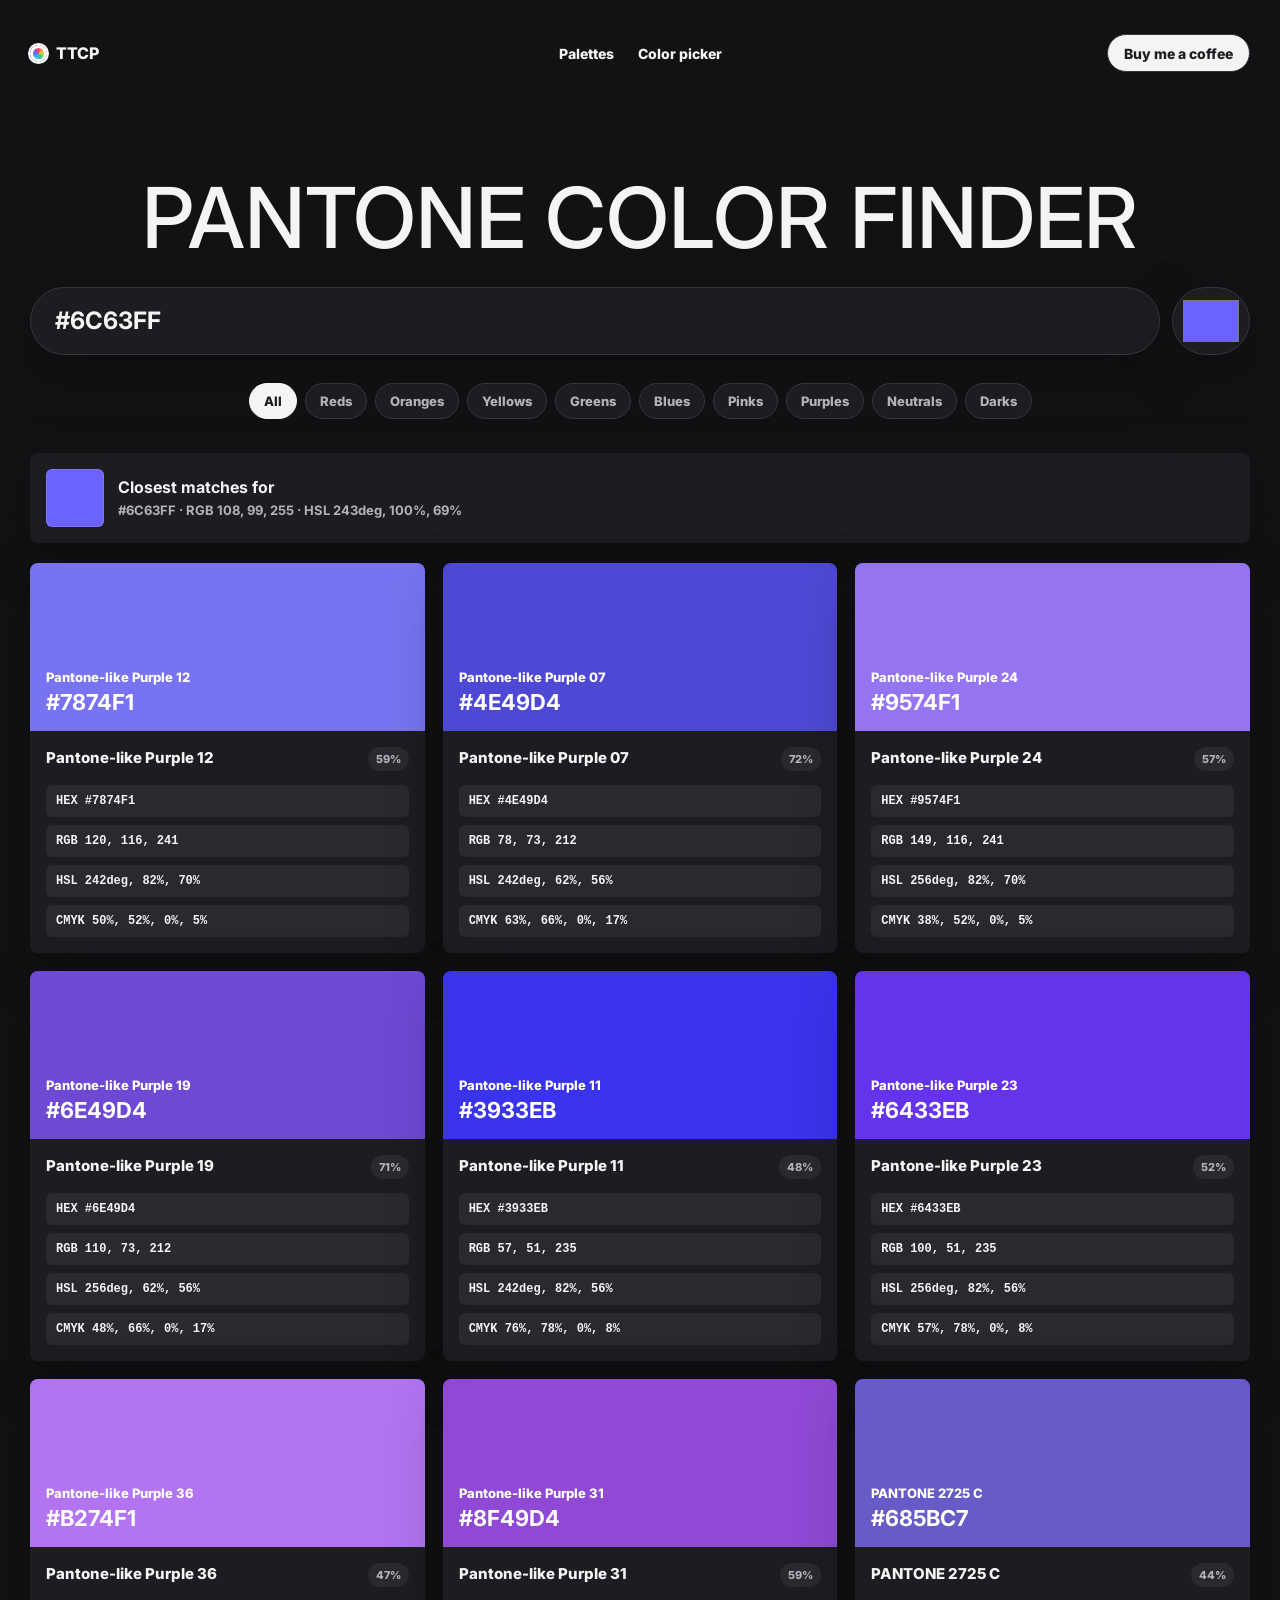
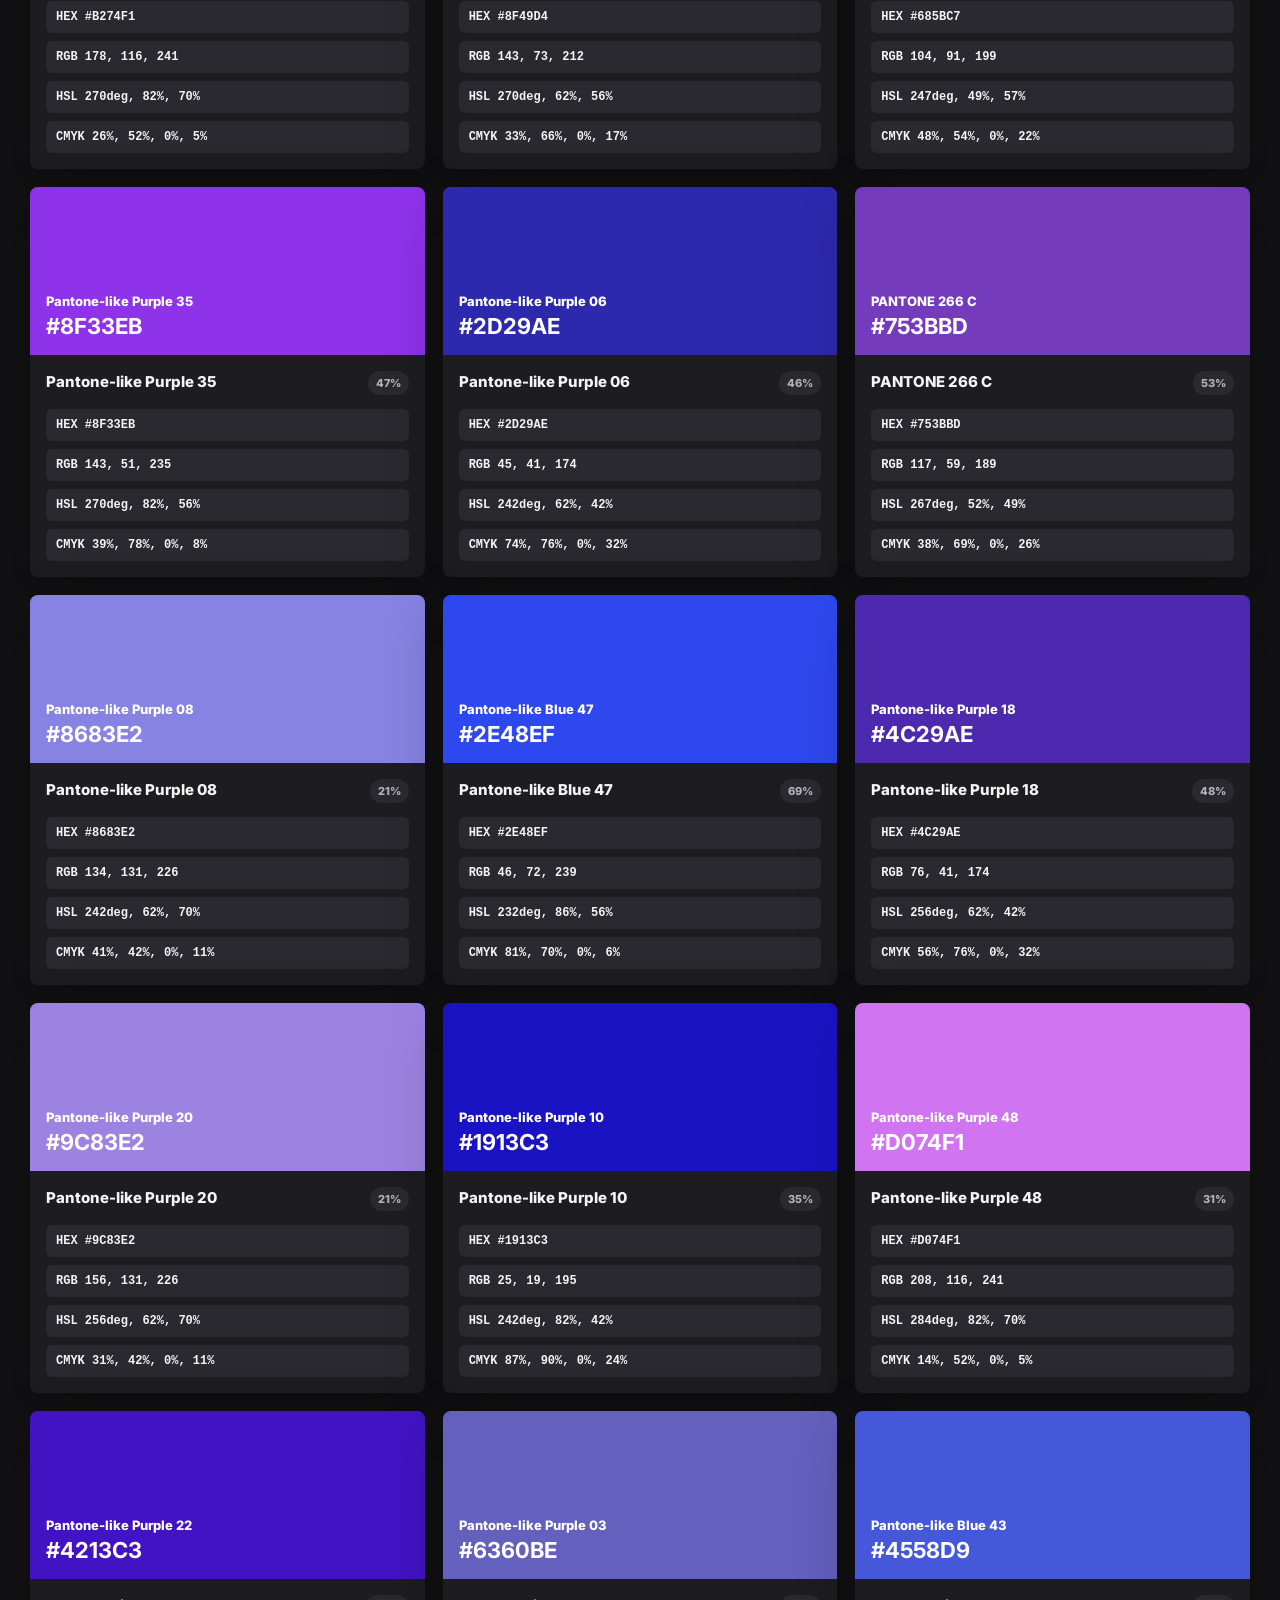
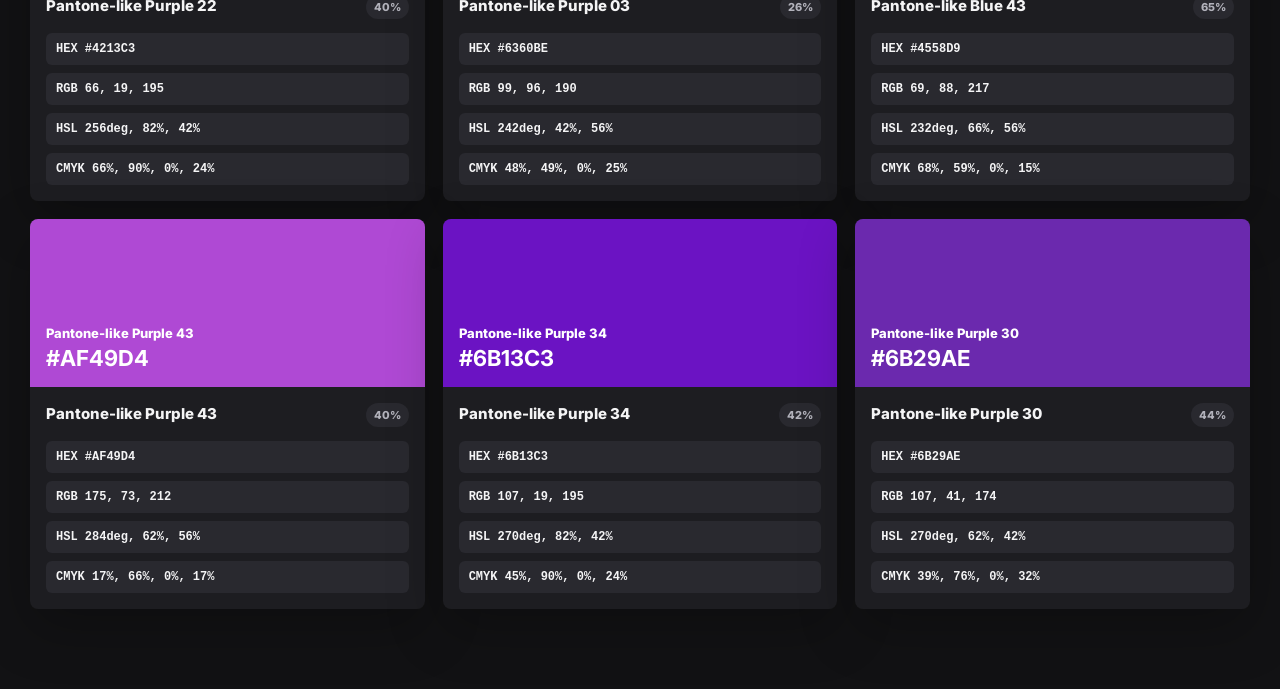
<file: pantone-finder/index.html>
<!doctype html>
<html lang="en">
  <head>
    <meta charset="UTF-8" />
    <meta name="viewport" content="width=device-width, initial-scale=1.0" />
    <title>Pantone Color Finder | The True Color Picker</title>
    <meta name="description" content="Find approximate Pantone-like color matches from HEX, RGB or HSL values and browse Pantone-style shades by color family." />
    <meta name="robots" content="index, follow" />
    <link rel="canonical" href="https://thetruecolorpicker.com/pantone-finder/" />
    <meta property="og:title" content="Pantone Color Finder" />
    <meta property="og:description" content="Search by HEX, RGB, HSL or Pantone name and find close Pantone-like color matches." />
    <meta property="og:type" content="website" />
    <meta property="og:url" content="https://thetruecolorpicker.com/pantone-finder/" />
    <meta property="og:site_name" content="The True Color Picker" />
    <meta name="twitter:card" content="summary" />
    <meta name="twitter:title" content="Pantone Color Finder" />
    <meta name="twitter:description" content="Find approximate Pantone-like matches from common color values." />
    <link rel="icon" type="image/svg+xml" href="/favicon.svg" />
    <link rel="preconnect" href="https://fonts.googleapis.com" />
    <link rel="preconnect" href="https://fonts.gstatic.com" crossorigin />
    <link href="https://fonts.googleapis.com/css2?family=Inter:wght@400;500;600;700;800&display=swap" rel="stylesheet" />
    <link rel="stylesheet" href="../styles.css" />
  </head>
  <body class="dark-theme palette-page">
    <header class="topbar" aria-label="Main navigation">
      <a class="brand-mini" href="/" aria-label="The True Color Picker"><span class="brand-dot"></span>TTCP</a>
      <nav class="nav-menu">
        <a class="nav-link" href="/color-palettes/">Palettes</a>
        <a class="nav-link" href="/">Color picker</a>
      </nav>
      <a class="coffee-button" href="https://buymeacoffee.com/darlan_sz" target="_blank" rel="noopener noreferrer">Buy me a coffee</a>
    </header>

    <main>
      <section class="palette-search-hero pantone-finder-hero">
        <h1>Pantone color finder</h1>
        <form class="palette-search-form pantone-search-form" id="pantoneSearchForm">
          <label class="sr-only" for="pantoneSearchInput">Search Pantone-like colors</label>
          <input id="pantoneSearchInput" type="search" value="#6C63FF" placeholder="Paste HEX, RGB, HSL, or type a Pantone name..." autocomplete="off" />
          <input id="pantoneColorInput" type="color" value="#6c63ff" aria-label="Choose color" />
        </form>
        <div class="pantone-filter-bar" id="pantoneFilterBar" aria-label="Pantone color families">
          <button class="filter-chip active" type="button" data-family="all">All</button>
          <button class="filter-chip" type="button" data-family="red">Reds</button>
          <button class="filter-chip" type="button" data-family="orange">Oranges</button>
          <button class="filter-chip" type="button" data-family="yellow">Yellows</button>
          <button class="filter-chip" type="button" data-family="green">Greens</button>
          <button class="filter-chip" type="button" data-family="blue">Blues</button>
          <button class="filter-chip" type="button" data-family="pink">Pinks</button>
          <button class="filter-chip" type="button" data-family="purple">Purples</button>
          <button class="filter-chip" type="button" data-family="neutral">Neutrals</button>
          <button class="filter-chip" type="button" data-family="dark">Darks</button>
        </div>
      </section>

      <section class="pantone-summary" id="pantoneSummary" aria-live="polite"></section>
      <section class="pantone-results" id="pantoneResults" aria-live="polite"></section>
    </main>

    <script src="pantone-finder.js"></script>
  </body>
</html>
</file>
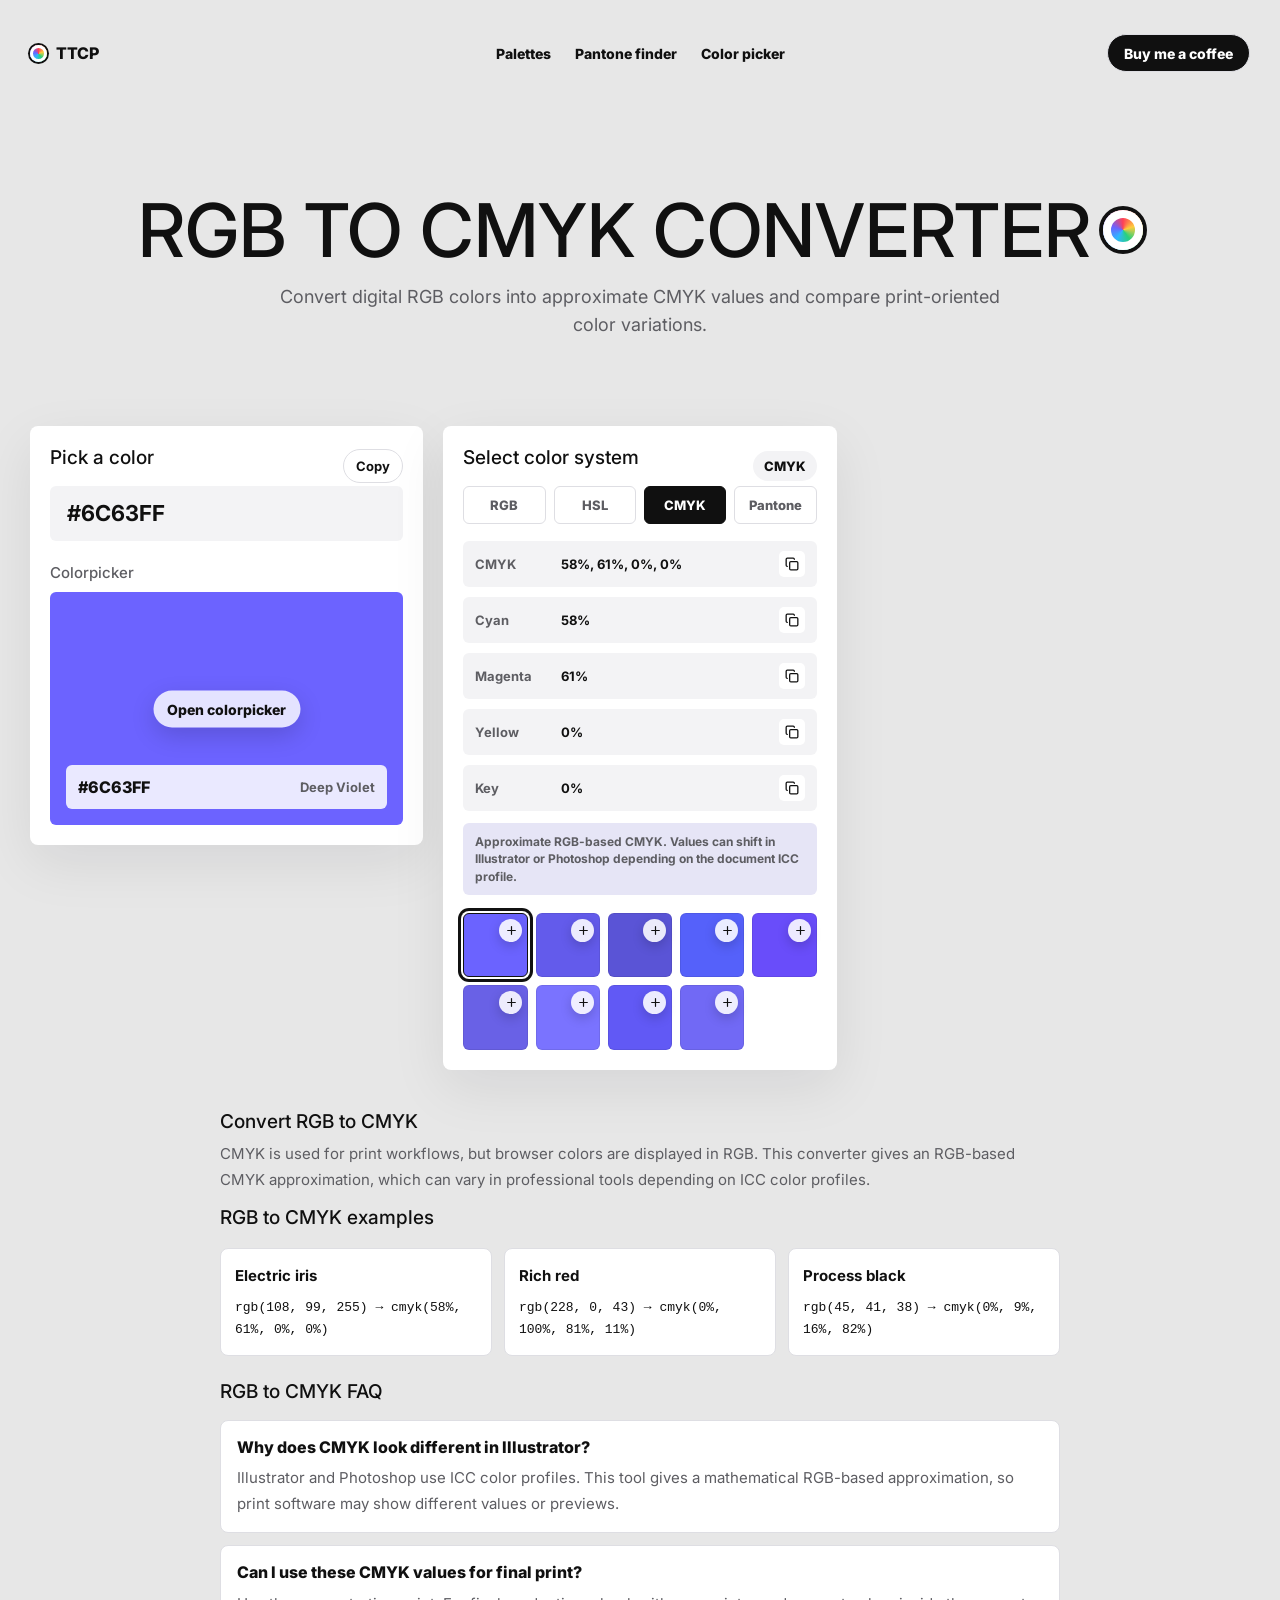
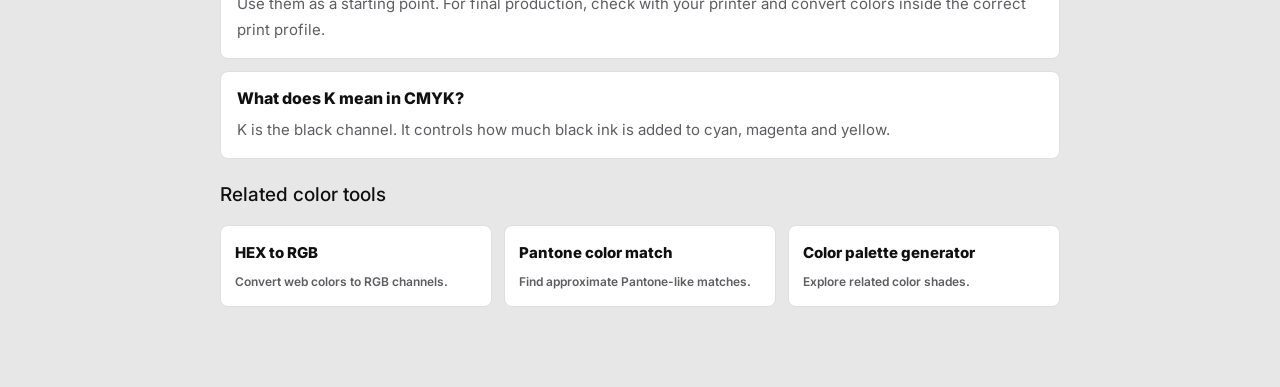
<file: rgb-to-cmyk/index.html>
<!doctype html>
<html lang="en">
  <head>
    <meta charset="UTF-8" />
    <meta name="viewport" content="width=device-width, initial-scale=1.0" />
    <title>RGB to CMYK Converter | The True Color Picker</title>
    <meta name="description" content="Convert RGB colors to approximate CMYK values and compare related CMYK color samples." />
    <meta name="robots" content="index, follow" />
    <link rel="canonical" href="https://thetruecolorpicker.com/rgb-to-cmyk/" />
    <meta property="og:title" content="RGB to CMYK Converter" />
    <meta property="og:description" content="Convert screen RGB colors to approximate CMYK values for print planning." />
    <meta property="og:type" content="website" />
    <meta property="og:url" content="https://thetruecolorpicker.com/rgb-to-cmyk/" />
    <meta property="og:site_name" content="The True Color Picker" />
    <meta name="twitter:card" content="summary" />
    <meta name="twitter:title" content="RGB to CMYK Converter" />
    <meta name="twitter:description" content="Approximate RGB to CMYK conversion with related color samples." />
    <link rel="icon" type="image/svg+xml" href="/favicon.svg" />
    <link rel="preconnect" href="https://fonts.googleapis.com" />
    <link rel="preconnect" href="https://fonts.gstatic.com" crossorigin />
    <link href="https://fonts.googleapis.com/css2?family=Inter:wght@400;500;600;700;800&display=swap" rel="stylesheet" />
    <link rel="stylesheet" href="../styles.css" />
  </head>
  <body data-default-system="cmyk">
    <header class="topbar" aria-label="Main navigation">
      <a class="brand-mini" href="/" aria-label="The True Color Picker"><span class="brand-dot"></span>TTCP</a>
      <nav class="nav-menu">
        <a class="nav-link" href="/color-palettes/">Palettes</a>
        <a class="nav-link" href="/pantone-finder/">Pantone finder</a>
        <a class="nav-link" href="/">Color picker</a>
      </nav>
      <a class="coffee-button" href="https://buymeacoffee.com/darlan_sz" target="_blank" rel="noopener noreferrer">Buy me a coffee</a>
    </header>
    <main>
      <section class="hero" id="picker">
        <h1>RGB to CMYK Converter</h1>
        <p>Convert digital RGB colors into approximate CMYK values and compare print-oriented color variations.</p>
      </section>
      <section class="workspace" aria-label="RGB to CMYK color converter">
        <article class="panel input-panel">
          <div class="panel-heading"><h2 data-i18n="pasteHex">Paste hex</h2><button class="copy-button" data-copy-target="hexValue" data-i18n="copy" type="button">Copy</button></div>
          <label class="hex-field"><span class="sr-only">Hex color</span><input id="hexInput" type="text" value="#6C63FF" maxlength="7" spellcheck="false" /></label>
          <h3 data-i18n="colorpicker">Colorpicker</h3>
          <div class="color-stage"><input id="colorInput" type="color" value="#6c63ff" aria-label="Choose color" /><div class="selected-color" id="selectedColor"></div><div class="picker-message" data-i18n="openColorpicker" aria-hidden="true">Open colorpicker</div><div class="color-readout"><span id="hexValue">#6C63FF</span><strong id="colorName">Electric Iris</strong></div></div>
        </article>
        <article class="panel values-panel">
          <div class="panel-heading"><h2 data-i18n="selectColorSystem">Select color system</h2><span class="pill" id="activeSystem">CMYK</span></div>
          <div class="system-tabs" role="tablist" aria-label="Color systems"><button class="tab" data-system="rgb" type="button">RGB</button><button class="tab" data-system="hsl" type="button">HSL</button><button class="tab active" data-system="cmyk" type="button">CMYK</button><button class="tab" data-system="pantone" type="button">Pantone</button></div>
          <div class="value-list" id="valueList" aria-live="polite"></div><div class="swatch-grid" id="relatedGrid" aria-label="Related shades"></div>
        </article>
      </section>
      <section class="seo-copy">
        <h2>Convert RGB to CMYK</h2>
        <p>CMYK is used for print workflows, but browser colors are displayed in RGB. This converter gives an RGB-based CMYK approximation, which can vary in professional tools depending on ICC color profiles.</p>
        <h2>RGB to CMYK examples</h2>
        <div class="example-grid" aria-label="RGB to CMYK examples">
          <div class="example-card"><strong>Electric iris</strong><code>rgb(108, 99, 255) → cmyk(58%, 61%, 0%, 0%)</code></div>
          <div class="example-card"><strong>Rich red</strong><code>rgb(228, 0, 43) → cmyk(0%, 100%, 81%, 11%)</code></div>
          <div class="example-card"><strong>Process black</strong><code>rgb(45, 41, 38) → cmyk(0%, 9%, 16%, 82%)</code></div>
        </div>
        <h2>RGB to CMYK FAQ</h2>
        <div class="faq-list">
          <article class="faq-item">
            <h3>Why does CMYK look different in Illustrator?</h3>
            <p>Illustrator and Photoshop use ICC color profiles. This tool gives a mathematical RGB-based approximation, so print software may show different values or previews.</p>
          </article>
          <article class="faq-item">
            <h3>Can I use these CMYK values for final print?</h3>
            <p>Use them as a starting point. For final production, check with your printer and convert colors inside the correct print profile.</p>
          </article>
          <article class="faq-item">
            <h3>What does K mean in CMYK?</h3>
            <p>K is the black channel. It controls how much black ink is added to cyan, magenta and yellow.</p>
          </article>
        </div>
        <h2>Related color tools</h2>
        <div class="related-tools">
          <a href="/hex-to-rgb/">HEX to RGB <span>Convert web colors to RGB channels.</span></a>
          <a href="/pantone-color-match/">Pantone color match <span>Find approximate Pantone-like matches.</span></a>
          <a href="/color-palette-generator/">Color palette generator <span>Explore related color shades.</span></a>
        </div>
      </section>
    </main>
    <script src="../script.js"></script>
  </body>
</html>
</file>
<file: styles.css>
:root {
  --page: #e7e7e7;
  --panel: #ffffff;
  --ink: #101010;
  --muted: #5d5d62;
  --line: #dedee3;
  --soft: #f3f3f5;
  --accent: #6c63ff;
  --radius: 8px;
  --shadow: 0 18px 55px rgba(18, 18, 20, 0.08);
}

body.dark-theme {
  --page: #121214;
  --panel: #1d1d21;
  --ink: #f4f4f5;
  --muted: #b2b2bb;
  --line: #35353c;
  --soft: #29292f;
  --shadow: 0 18px 55px rgba(0, 0, 0, 0.26);
}

* {
  box-sizing: border-box;
}

html {
  scroll-behavior: smooth;
}

body {
  margin: 0;
  min-height: 100vh;
  background: var(--page);
  color: var(--ink);
  font-family: Inter, Arial, Helvetica, sans-serif;
}

button,
input,
select {
  font: inherit;
}

button {
  cursor: pointer;
}

button svg {
  display: block;
  width: 1em;
  height: 1em;
  fill: none;
  stroke: currentColor;
  stroke-width: 2.2;
  stroke-linecap: round;
  stroke-linejoin: round;
  pointer-events: none;
}

.sr-only {
  position: absolute;
  width: 1px;
  height: 1px;
  padding: 0;
  margin: -1px;
  overflow: hidden;
  clip: rect(0, 0, 0, 0);
  white-space: nowrap;
  border: 0;
}

.topbar {
  display: grid;
  grid-template-columns: 1fr auto 1fr;
  align-items: center;
  gap: 20px;
  width: min(1220px, calc(100% - 40px));
  margin: 0 auto;
  padding: 34px 0 18px;
}

.brand-mini,
.nav-actions a,
.nav-menu a,
.topbar > .coffee-button {
  color: var(--ink);
  text-decoration: none;
}

.brand-mini {
  display: inline-flex;
  align-items: center;
  gap: 9px;
  justify-self: start;
  font-weight: 800;
  letter-spacing: 0;
}

.topbar > .coffee-button {
  justify-self: end;
}

.brand-dot {
  width: 17px;
  height: 17px;
  border-radius: 50%;
  background: conic-gradient(#ff4057, #ffcc3d, #28d17c, #2fb6ff, #6c63ff, #ff4057);
  box-shadow: inset 0 0 0 3px #fff, 0 0 0 2px #111;
}

.nav-actions {
  display: flex;
  align-items: center;
  gap: 14px;
  font-size: 15px;
  font-weight: 500;
}

.nav-actions .coffee-button,
.topbar > .coffee-button {
  display: inline-flex;
  align-items: center;
  justify-content: center;
  min-height: 38px;
  padding: 0 16px;
  border: 1px solid var(--line);
  border-radius: 999px;
  background: var(--ink);
  color: var(--panel);
  font-size: 14px;
  font-weight: 800;
  text-decoration: none;
  white-space: nowrap;
}

.nav-menu {
  display: inline-flex;
  align-items: center;
  justify-content: center;
  gap: 24px;
  justify-self: center;
}

.nav-actions .nav-link,
.nav-menu .nav-link {
  display: inline-flex;
  align-items: center;
  min-height: 38px;
  color: var(--ink);
  font-size: 14px;
  font-weight: 800;
  text-decoration: none;
}

.language-menu select {
  appearance: none;
  min-height: 38px;
  padding: 0 44px 0 14px;
  border: 1px solid var(--line);
  border-radius: 999px;
  background: var(--panel);
  color: var(--ink);
  font-size: 14px;
  font-weight: 700;
  outline: none;
}

.language-menu {
  position: relative;
}

.language-menu::after {
  content: "⌄";
  position: absolute;
  top: 50%;
  right: 20px;
  transform: translateY(-56%);
  color: var(--ink);
  font-size: 13px;
  font-weight: 800;
  pointer-events: none;
}

.language-menu select:focus {
  border-color: var(--ink);
  box-shadow: 0 0 0 3px rgba(0, 0, 0, 0.08);
}

.icon-button,
.copy-button,
.tab {
  border: 1px solid var(--line);
  background: var(--panel);
  color: var(--ink);
}

.icon-button {
  display: grid;
  width: 38px;
  height: 38px;
  place-items: center;
  border-radius: 999px;
}

.hero {
  display: grid;
  justify-items: center;
  gap: 16px;
  width: min(1220px, calc(100% - 40px));
  margin: 104px auto 86px;
  text-align: center;
}

.hero h1 {
  display: inline-flex;
  align-items: center;
  justify-content: center;
  gap: 12px;
  margin: 0;
  font-size: clamp(42px, 6vw, 74px);
  line-height: 0.98;
  font-weight: 500;
  text-transform: uppercase;
}

.hero h1::after {
  content: "";
  width: 40px;
  height: 40px;
  border-radius: 50%;
  background: conic-gradient(#ff4057, #ffcc3d, #28d17c, #2fb6ff, #6c63ff, #ff4057);
  box-shadow: inset 0 0 0 8px #fff, 0 0 0 4px #111;
}

.hero p {
  max-width: 720px;
  margin: 0;
  color: var(--muted);
  font-size: 18px;
  line-height: 1.6;
}

.workspace {
  display: grid;
  grid-template-columns: repeat(3, minmax(0, 1fr));
  gap: 20px;
  width: min(1220px, calc(100% - 40px));
  margin: 0 auto 80px;
  align-items: start;
}

.seo-copy {
  width: min(840px, calc(100% - 40px));
  margin: -40px auto 80px;
  color: var(--muted);
  font-size: 15px;
  line-height: 1.7;
}

.seo-copy h2 {
  color: var(--ink);
  margin-bottom: 8px;
}

.seo-copy p {
  margin: 0 0 14px;
}

.example-grid,
.related-tools {
  display: grid;
  grid-template-columns: repeat(3, minmax(0, 1fr));
  gap: 12px;
  margin: 18px 0 24px;
}

.example-card,
.related-tools a,
.faq-item {
  border: 1px solid var(--line);
  border-radius: var(--radius);
  background: var(--panel);
}

.example-card {
  padding: 14px;
}

.example-card strong,
.faq-item h3 {
  color: var(--ink);
}

.example-card code {
  display: block;
  margin-top: 8px;
  color: var(--ink);
  font-size: 13px;
  overflow-wrap: anywhere;
}

.faq-list {
  display: grid;
  gap: 12px;
  margin: 16px 0 24px;
}

.faq-item {
  padding: 16px;
}

.faq-item h3 {
  margin: 0 0 8px;
  font-size: 16px;
  font-weight: 800;
}

.faq-item p {
  margin: 0;
}

.related-tools a {
  display: block;
  padding: 14px;
  color: var(--ink);
  font-weight: 800;
  text-decoration: none;
}

.related-tools a span {
  display: block;
  margin-top: 6px;
  color: var(--muted);
  font-size: 12px;
  font-weight: 600;
}

.panel {
  min-width: 0;
  height: fit-content;
  padding: 20px;
  border-radius: var(--radius);
  background: var(--panel);
  box-shadow: var(--shadow);
}

.saved-palette-panel {
  grid-column: 1 / -1;
}

.panel-heading {
  display: flex;
  align-items: center;
  justify-content: space-between;
  gap: 14px;
}

.panel-actions {
  display: inline-flex;
  align-items: center;
  gap: 8px;
}

h2,
h3,
p {
  letter-spacing: 0;
}

h2 {
  margin: 0 0 16px;
  font-size: 19px;
  line-height: 1.25;
  font-weight: 500;
}

h3 {
  margin: 22px 0 10px;
  color: var(--muted);
  font-size: 15px;
  line-height: 1.3;
  font-weight: 500;
}

.copy-button {
  min-height: 34px;
  padding: 0 12px;
  border-radius: 999px;
  font-size: 13px;
  font-weight: 700;
}

.round-button {
  display: inline-grid;
  width: 34px;
  height: 34px;
  place-items: center;
  border: 1px solid var(--line);
  border-radius: 999px;
  background: var(--panel);
  color: var(--ink);
  font-size: 18px;
  font-weight: 800;
  line-height: 1;
}

.round-button svg {
  width: 17px;
  height: 17px;
}

.copy-button.copied,
.mini-copy.copied {
  background: #111;
  color: #fff;
}

.hex-field input {
  width: 100%;
  height: 55px;
  padding: 0 16px;
  border: 1px solid transparent;
  border-radius: 6px;
  background: var(--soft);
  color: var(--ink);
  font-size: 22px;
  font-weight: 700;
  text-transform: uppercase;
  outline: none;
}

.hex-field input:focus {
  border-color: var(--accent);
  box-shadow: 0 0 0 4px color-mix(in srgb, var(--accent) 22%, transparent);
}

.color-stage {
  display: grid;
  position: relative;
  min-height: 233px;
  overflow: hidden;
  border-radius: 6px;
  background: var(--soft);
}

#colorInput {
  position: absolute;
  inset: 0;
  width: 100%;
  height: 100%;
  opacity: 0;
  cursor: pointer;
}

.selected-color {
  min-height: 233px;
  background: var(--accent);
}

.picker-message {
  position: absolute;
  top: 50%;
  left: 50%;
  z-index: 1;
  transform: translate(-50%, -50%);
  padding: 10px 14px;
  border-radius: 999px;
  background: rgba(255, 255, 255, 0.82);
  color: #111;
  font-size: 14px;
  font-weight: 800;
  pointer-events: none;
  box-shadow: 0 8px 24px rgba(0, 0, 0, 0.16);
  white-space: nowrap;
}

.color-readout {
  position: absolute;
  left: 16px;
  right: 16px;
  bottom: 16px;
  display: flex;
  flex-wrap: wrap;
  align-items: center;
  justify-content: space-between;
  gap: 10px;
  padding: 12px;
  border-radius: 6px;
  background: rgba(255, 255, 255, 0.86);
  backdrop-filter: blur(12px);
}

.color-readout span {
  font-weight: 800;
}

.color-readout strong {
  color: var(--muted);
  font-size: 13px;
}

body.dark-theme .brand-dot,
body.dark-theme .hero h1::after {
  box-shadow: inset 0 0 0 3px #fff, 0 0 0 2px #fff;
}

body.dark-theme .hero h1::after {
  box-shadow: inset 0 0 0 8px #fff, 0 0 0 4px #fff;
}

body.dark-theme .picker-message,
body.dark-theme .color-readout {
  background: rgba(18, 18, 20, 0.78);
  color: #fff;
}

body.dark-theme .color-readout strong {
  color: #d6d6dc;
}

.pill {
  display: inline-flex;
  align-items: center;
  min-height: 30px;
  padding: 0 11px;
  border-radius: 999px;
  background: var(--soft);
  color: var(--ink);
  font-size: 13px;
  font-weight: 800;
}

.system-tabs {
  display: grid;
  grid-template-columns: repeat(4, 1fr);
  gap: 8px;
  margin-bottom: 17px;
}

.tab {
  min-height: 38px;
  border-radius: 6px;
  color: var(--muted);
  font-size: 13px;
  font-weight: 800;
}

.tab.active {
  border-color: var(--ink);
  background: var(--ink);
  color: var(--panel);
}

.value-list {
  display: grid;
  gap: 10px;
}

.system-note {
  margin: 2px 0 0;
  padding: 10px 12px;
  border-radius: 6px;
  background: color-mix(in srgb, var(--accent) 10%, var(--soft));
  color: var(--muted);
  font-size: 12px;
  line-height: 1.45;
  font-weight: 700;
}

.value-row {
  display: grid;
  grid-template-columns: 76px 1fr auto;
  gap: 10px;
  align-items: center;
  min-height: 43px;
  padding: 10px 12px;
  border-radius: 6px;
  background: var(--soft);
  font-size: 13px;
}

.value-row span:first-child {
  color: var(--muted);
  font-weight: 700;
}

.value-row strong {
  min-width: 0;
  overflow-wrap: anywhere;
}

.mini-copy {
  display: grid;
  place-items: center;
  width: 26px;
  height: 26px;
  border: 0;
  border-radius: 5px;
  background: var(--panel);
  color: var(--ink);
  font-size: 12px;
  font-weight: 800;
}

.mini-copy svg {
  width: 14px;
  height: 14px;
}

.mini-copy.copied,
.slot-action.copied {
  width: auto;
  padding: 0 8px;
}

.swatch-grid {
  display: grid;
  grid-template-columns: repeat(5, minmax(0, 1fr));
  gap: 8px;
  margin-top: 18px;
}

.swatch-item,
.image-color-wrap {
  position: relative;
  min-width: 0;
}

.swatch {
  display: block;
  width: 100%;
  aspect-ratio: 1;
  min-height: 42px;
  padding: 0;
  border: 1px solid rgba(0, 0, 0, 0.08);
  border-radius: 6px;
}

.add-swatch {
  position: absolute;
  top: 6px;
  right: 6px;
  display: grid;
  width: 23px;
  height: 23px;
  place-items: center;
  border: 0;
  border-radius: 999px;
  background: rgba(255, 255, 255, 0.88);
  color: #111;
  font-size: 15px;
  font-weight: 900;
  line-height: 1;
  box-shadow: 0 4px 12px rgba(0, 0, 0, 0.18);
}

.add-swatch svg {
  width: 13px;
  height: 13px;
}

.swatch.selected {
  border-color: #111;
  box-shadow: 0 0 0 2px #fff, 0 0 0 5px #111;
}

.image-upload {
  display: grid;
  place-items: center;
  min-height: 48px;
  margin-bottom: 14px;
  border: 1px dashed var(--line);
  border-radius: 6px;
  background: var(--soft);
  color: var(--ink);
  font-size: 14px;
  font-weight: 800;
  cursor: pointer;
}

.image-upload input {
  position: absolute;
  width: 1px;
  height: 1px;
  opacity: 0;
  pointer-events: none;
}

.image-preview {
  display: grid;
  min-height: 180px;
  place-items: center;
  overflow: hidden;
  border-radius: 6px;
  background: var(--soft);
  color: var(--muted);
  text-align: center;
  font-size: 13px;
  line-height: 1.45;
}

.image-preview img {
  width: 100%;
  height: 100%;
  max-height: 220px;
  object-fit: cover;
}

.image-palette-grid {
  display: grid;
  grid-template-columns: repeat(4, minmax(0, 1fr));
  gap: 8px;
  margin-top: 14px;
}

.image-color {
  width: 100%;
  display: grid;
  align-content: end;
  min-height: 62px;
  padding: 8px;
  border: 1px solid rgba(0, 0, 0, 0.08);
  border-radius: 6px;
  color: #fff;
  font-size: 10px;
  font-weight: 800;
  text-align: left;
  text-shadow: 0 1px 2px rgba(0, 0, 0, 0.55);
}

.palette-size-menu select {
  appearance: none;
  min-height: 34px;
  min-width: 68px;
  padding: 0 34px 0 13px;
  border: 1px solid var(--line);
  border-radius: 999px;
  background: var(--soft);
  color: var(--ink);
  font-size: 13px;
  font-weight: 800;
  outline: none;
}

.palette-size-menu {
  position: relative;
}

.palette-size-menu::after {
  content: "⌄";
  position: absolute;
  top: 50%;
  right: 14px;
  transform: translateY(-56%);
  color: var(--ink);
  font-size: 12px;
  font-weight: 900;
  pointer-events: none;
}

.palette-slots {
  display: grid;
  grid-template-columns: repeat(auto-fit, minmax(74px, 1fr));
  gap: 10px;
}

.palette-slot {
  position: relative;
  display: grid;
  min-height: 88px;
  align-content: end;
  padding: 10px;
  border: 1px solid var(--line);
  border-radius: 6px;
  background: var(--soft);
  color: var(--muted);
  font-size: 11px;
  font-weight: 800;
  overflow: hidden;
}

.palette-slot.empty {
  align-content: center;
  justify-items: center;
  gap: 8px;
  text-align: center;
}

.palette-slot.filled {
  color: #fff;
  text-shadow: 0 1px 2px rgba(0, 0, 0, 0.5);
}

.slot-actions {
  position: absolute;
  top: 8px;
  right: 8px;
  display: flex;
  gap: 5px;
}

.palette-slot.empty .slot-actions {
  position: static;
  justify-content: center;
}

.slot-action {
  display: grid;
  width: 24px;
  height: 24px;
  place-items: center;
  border: 0;
  border-radius: 999px;
  background: rgba(255, 255, 255, 0.88);
  color: #111;
  font-size: 11px;
  font-weight: 900;
  line-height: 1;
  box-shadow: 0 4px 12px rgba(0, 0, 0, 0.16);
}

.slot-action svg {
  width: 14px;
  height: 14px;
  stroke-width: 2.2;
}

.palette-slot.empty .slot-action {
  background: var(--panel);
  color: var(--ink);
}

.export-palette-button {
  display: inline-flex;
  align-items: center;
  justify-content: center;
  min-height: 40px;
  margin-top: 14px;
  padding: 0 18px;
  border: 1px solid var(--line);
  border-radius: 999px;
  background: var(--ink);
  color: var(--panel);
  font-size: 14px;
  font-weight: 800;
  text-decoration: none;
}

.export-palette-button.disabled {
  cursor: not-allowed;
  opacity: 0.42;
  pointer-events: none;
}

.color-card-overlay {
  position: fixed;
  inset: 0;
  z-index: 40;
  display: grid;
  place-items: center;
  padding: 32px;
  background: rgba(18, 18, 20, 0.92);
}

.color-card-overlay[hidden] {
  display: none;
}

.overlay-close {
  position: fixed;
  top: 24px;
  right: 24px;
  display: grid;
  width: 42px;
  height: 42px;
  place-items: center;
  border: 1px solid rgba(255, 255, 255, 0.18);
  border-radius: 999px;
  background: rgba(255, 255, 255, 0.08);
  color: #fff;
  font-size: 24px;
  font-weight: 800;
}

.overlay-close svg {
  width: 20px;
  height: 20px;
}

.color-card-shell {
  display: flex;
  align-items: center;
  justify-content: center;
  gap: 18px;
  width: min(760px, 100%);
}

.export-card {
  width: min(410px, 100%);
  overflow: hidden;
  border-radius: 0;
  background: #fff;
  color: #111;
  box-shadow: 0 30px 90px rgba(0, 0, 0, 0.36);
}

.export-card-swatch {
  min-height: 310px;
  background: var(--accent);
}

.export-card-codes {
  padding: 28px 32px 30px;
}

.export-card-codes h2 {
  margin: 0 0 18px;
  color: #111;
  font-size: 18px;
  font-weight: 800;
}

.export-code-grid {
  display: grid;
  grid-template-columns: repeat(2, minmax(0, 1fr));
  gap: 18px 28px;
}

.export-code {
  display: grid;
  gap: 5px;
  min-width: 0;
}

.export-code span {
  color: #6c6c72;
  font-size: 11px;
  font-weight: 800;
  text-transform: uppercase;
}

.export-code strong {
  color: #111;
  font-size: 14px;
  font-weight: 500;
  overflow-wrap: anywhere;
}

.download-card {
  min-height: 42px;
  padding: 0 18px;
  border: 1px solid rgba(255, 255, 255, 0.2);
  border-radius: 999px;
  background: #fff;
  color: #111;
  font-size: 14px;
  font-weight: 800;
  white-space: nowrap;
  text-decoration: none;
  display: inline-flex;
  align-items: center;
  justify-content: center;
}

.palette-preview-shell {
  display: flex;
  align-items: center;
  justify-content: center;
  gap: 18px;
  width: min(1080px, 100%);
}

.palette-preview-panel {
  display: grid;
  gap: 14px;
  width: min(860px, 100%);
}

.palette-preview-panel h2 {
  margin: 0;
  color: #fff;
  font-size: 18px;
  font-weight: 800;
}

.palette-preview-panel img {
  display: block;
  width: 100%;
  max-height: 72vh;
  object-fit: contain;
  border-radius: 6px;
  background: #121214;
  box-shadow: 0 30px 90px rgba(0, 0, 0, 0.36);
}

.palette-search-hero {
  display: grid;
  justify-items: center;
  gap: 28px;
  width: min(1220px, calc(100% - 40px));
  margin: 88px auto 34px;
}

.palette-search-hero h1 {
  margin: 0;
  font-size: clamp(42px, 7vw, 84px);
  line-height: 0.96;
  font-weight: 500;
  text-transform: uppercase;
  text-align: center;
}

.palette-search-form {
  width: 100%;
}

.palette-search-form input {
  width: 100%;
  min-height: 68px;
  padding: 0 24px;
  border: 1px solid var(--line);
  border-radius: 999px;
  background: var(--panel);
  color: var(--ink);
  box-shadow: var(--shadow);
  font-size: clamp(17px, 2vw, 24px);
  font-weight: 700;
  outline: none;
}

.palette-search-form input:focus {
  border-color: var(--accent);
  box-shadow: 0 0 0 4px color-mix(in srgb, var(--accent) 20%, transparent), var(--shadow);
}

.pantone-search-form {
  display: grid;
  grid-template-columns: 1fr 78px;
  gap: 12px;
}

.pantone-search-form input[type="color"] {
  width: 78px;
  min-height: 68px;
  padding: 8px;
  border: 1px solid var(--line);
  border-radius: 999px;
  background: var(--panel);
  box-shadow: var(--shadow);
  cursor: pointer;
}

.pantone-filter-bar {
  display: flex;
  flex-wrap: wrap;
  justify-content: center;
  gap: 8px;
  width: 100%;
}

.filter-chip {
  min-height: 36px;
  padding: 0 14px;
  border: 1px solid var(--line);
  border-radius: 999px;
  background: var(--panel);
  color: var(--muted);
  font-size: 13px;
  font-weight: 800;
}

.filter-chip.active {
  border-color: var(--ink);
  background: var(--ink);
  color: var(--panel);
}

.palette-results {
  display: grid;
  grid-template-columns: repeat(2, minmax(0, 1fr));
  gap: 20px;
  width: min(1220px, calc(100% - 40px));
  margin: 0 auto 80px;
}

.keyword-palette-card {
  display: grid;
  gap: 16px;
  padding: 20px;
  border-radius: var(--radius);
  background: var(--panel);
  box-shadow: var(--shadow);
}

.keyword-palette-heading {
  display: flex;
  align-items: center;
  justify-content: space-between;
  gap: 14px;
}

.keyword-palette-heading h2 {
  margin: 0;
  font-size: 17px;
  font-weight: 700;
}

.keyword-palette-strip {
  display: grid;
  grid-template-columns: repeat(5, minmax(0, 1fr));
  min-height: 138px;
  overflow: hidden;
  border-radius: 7px;
}

.palette-system-tabs {
  display: grid;
  grid-template-columns: repeat(4, minmax(0, 1fr));
  gap: 8px;
}

.palette-system-tab {
  min-height: 34px;
  border: 1px solid var(--line);
  border-radius: 6px;
  background: var(--soft);
  color: var(--muted);
  font-size: 12px;
  font-weight: 800;
}

.palette-system-tab.active {
  border-color: var(--ink);
  background: var(--ink);
  color: var(--panel);
}

.keyword-color {
  display: grid;
  align-content: end;
  min-width: 0;
  padding: 12px 10px;
  border: 0;
  color: #fff;
  font-size: 11px;
  font-weight: 800;
  text-align: left;
}

.keyword-color span {
  overflow-wrap: anywhere;
}

.keyword-palette-codes {
  display: flex;
  flex-wrap: wrap;
  gap: 8px;
}

.keyword-palette-codes code {
  padding: 7px 9px;
  border-radius: 999px;
  background: var(--soft);
  color: var(--muted);
  font-size: 12px;
  font-weight: 800;
}

.pantone-summary,
.pantone-results {
  width: min(1220px, calc(100% - 40px));
  margin-inline: auto;
}

.pantone-summary {
  margin-bottom: 20px;
}

.pantone-summary-card {
  display: flex;
  align-items: center;
  gap: 14px;
  padding: 16px;
  border-radius: var(--radius);
  background: var(--panel);
  box-shadow: var(--shadow);
}

.pantone-summary-swatch {
  width: 58px;
  height: 58px;
  flex: 0 0 auto;
  border-radius: 6px;
  border: 1px solid rgba(255, 255, 255, 0.12);
}

.pantone-summary-card strong,
.pantone-summary-card span {
  display: block;
}

.pantone-summary-card span {
  margin-top: 5px;
  color: var(--muted);
  font-size: 13px;
  font-weight: 700;
}

.pantone-results {
  display: grid;
  grid-template-columns: repeat(3, minmax(0, 1fr));
  gap: 18px;
  margin-bottom: 80px;
}

.pantone-card {
  overflow: hidden;
  border-radius: var(--radius);
  background: var(--panel);
  box-shadow: var(--shadow);
}

.pantone-swatch {
  display: grid;
  width: 100%;
  min-height: 168px;
  align-content: end;
  gap: 4px;
  padding: 16px;
  border: 0;
  color: #fff;
  text-align: left;
}

.pantone-swatch span {
  font-size: 13px;
  font-weight: 800;
}

.pantone-swatch strong {
  font-size: 22px;
}

.pantone-card-body {
  display: grid;
  gap: 14px;
  padding: 16px;
}

.pantone-card-title {
  display: flex;
  align-items: center;
  justify-content: space-between;
  gap: 10px;
}

.pantone-card-title h2 {
  margin: 0;
  font-size: 15px;
  font-weight: 800;
}

.pantone-card-title span {
  flex: 0 0 auto;
  padding: 5px 8px;
  border-radius: 999px;
  background: var(--soft);
  color: var(--muted);
  font-size: 11px;
  font-weight: 800;
  text-transform: uppercase;
}

.pantone-code-grid {
  display: grid;
  gap: 8px;
}

.pantone-code-grid code {
  padding: 9px 10px;
  border-radius: 6px;
  background: var(--soft);
  color: var(--ink);
  font-size: 12px;
  font-weight: 800;
  overflow-wrap: anywhere;
}

.pantone-empty {
  grid-column: 1 / -1;
  margin: 0;
  padding: 18px;
  border-radius: var(--radius);
  background: var(--panel);
  color: var(--muted);
  font-weight: 700;
}

body.dark-theme .swatch.selected {
  border-color: #fff;
  box-shadow: 0 0 0 2px #111, 0 0 0 5px #fff;
}

.harmony-list {
  display: grid;
  gap: 14px;
}

.harmony-group {
  display: grid;
  gap: 9px;
}

.harmony-title {
  display: flex;
  align-items: center;
  justify-content: space-between;
  gap: 10px;
  color: #3d3d42;
  font-size: 14px;
  font-weight: 800;
}

.harmony-title span {
  color: var(--muted);
  font-size: 12px;
  font-weight: 700;
}

.harmony-colors {
  display: grid;
  grid-template-columns: repeat(3, 1fr);
  gap: 10px;
}

.family-card {
  display: grid;
  align-content: end;
  min-height: 58px;
  padding: 8px;
  border-radius: 6px;
  border: 1px solid rgba(0, 0, 0, 0.08);
  color: #fff;
  text-shadow: 0 1px 2px rgba(0, 0, 0, 0.35);
  font-size: 11px;
  font-weight: 800;
  overflow-wrap: anywhere;
}

.contrast-panel {
  display: grid;
  align-content: start;
  align-self: start;
  gap: 20px;
}

.contrast-section h3 {
  margin-top: 0;
}

.contrast-grid {
  display: grid;
  grid-template-columns: repeat(3, minmax(0, 1fr));
  gap: 13px;
}

.contrast-card {
  display: grid;
  align-content: center;
  justify-items: center;
  min-height: 78px;
  padding: 8px;
  border-radius: 6px;
  border: 1px solid rgba(0, 0, 0, 0.08);
  text-align: center;
}

.contrast-card strong {
  display: block;
  font-size: 18px;
  line-height: 1;
}

.contrast-card span {
  margin-top: 8px;
  font-size: 11px;
  font-weight: 800;
}

@media (max-width: 1120px) {
  .workspace {
    grid-template-columns: repeat(2, minmax(0, 1fr));
    width: min(840px, calc(100% - 40px));
  }
}

@media (max-width: 720px) {
  .topbar {
    grid-template-columns: 1fr;
    justify-items: center;
    width: min(100% - 28px, 1220px);
    padding-top: 22px;
  }

  .brand-mini,
  .topbar > .coffee-button {
    justify-self: center;
  }

  .nav-menu {
    flex-wrap: wrap;
    gap: 16px;
  }

  .nav-actions {
    gap: 10px;
    flex-wrap: wrap;
    justify-content: flex-end;
  }

  .hero {
    width: min(100% - 28px, 1220px);
    margin: 66px auto 42px;
  }

  .hero h1 {
    flex-direction: column;
    font-size: clamp(38px, 15vw, 58px);
  }

  .hero p {
    font-size: 15px;
  }

  .workspace {
    grid-template-columns: 1fr;
    width: min(100% - 28px, 1220px);
    gap: 16px;
    margin-bottom: 40px;
  }

  .saved-palette-panel {
    grid-column: auto;
  }

  .panel {
    min-height: auto;
    padding: 20px;
  }

  .system-tabs {
    grid-template-columns: repeat(2, 1fr);
  }

  .example-grid,
  .related-tools {
    grid-template-columns: 1fr;
  }

  .color-card-overlay {
    padding: 72px 18px 28px;
  }

  .color-card-shell {
    flex-direction: column;
  }

  .palette-preview-shell {
    flex-direction: column;
  }

  .palette-search-hero,
  .palette-results,
  .pantone-summary,
  .pantone-results {
    width: min(100% - 28px, 1220px);
  }

  .palette-search-hero {
    margin-top: 54px;
  }

  .palette-results {
    grid-template-columns: 1fr;
  }

  .pantone-results {
    grid-template-columns: 1fr;
  }

  .pantone-search-form {
    grid-template-columns: 1fr;
  }

  .pantone-search-form input[type="color"] {
    width: 100%;
  }

  .keyword-palette-heading {
    align-items: flex-start;
    flex-direction: column;
  }

  .export-card-swatch {
    min-height: 230px;
  }

  .export-code-grid {
    grid-template-columns: 1fr;
  }
}
</file>
